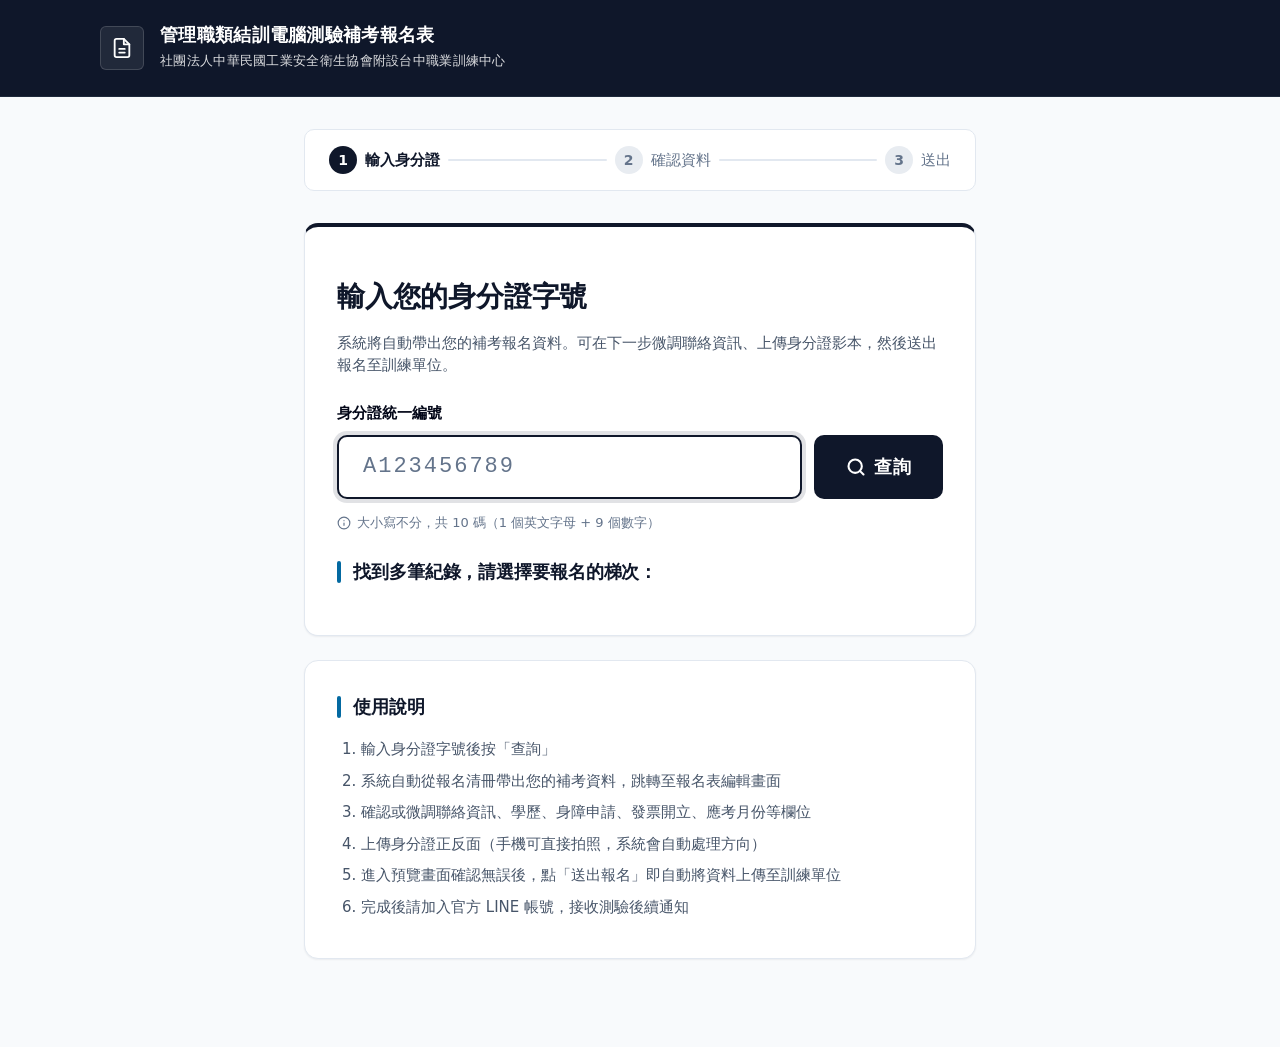
<file: index.html>
<!DOCTYPE html>
<html lang="zh-TW">
<head>
  <meta charset="UTF-8" />
  <meta name="viewport" content="width=device-width, initial-scale=1.0" />
  <title>管理職類測驗補考報名表 — 身分證查詢</title>
  <meta http-equiv="Content-Security-Policy" content="default-src 'self'; script-src 'self'; style-src 'self' 'unsafe-inline' https://fonts.googleapis.com; font-src 'self' https://fonts.gstatic.com; img-src 'self' data: blob:; connect-src 'self' https://script.google.com https://script.googleusercontent.com; object-src 'none'; base-uri 'self'; form-action 'self';" />
  <meta name="referrer" content="strict-origin-when-cross-origin" />
  <link rel="manifest" href="manifest.json" />
  <meta name="theme-color" content="#0F172A" />
  <link rel="preconnect" href="https://fonts.googleapis.com" />
  <link rel="preconnect" href="https://fonts.gstatic.com" crossorigin />
  <link rel="stylesheet" href="https://fonts.googleapis.com/css2?family=Noto+Sans+TC:wght@400;500;600;700&display=swap" />
  <link rel="stylesheet" href="css/main.css?v=20260525a" />
</head>
<body>
  <a href="#main" class="skip-link">跳到主要內容</a>

  <header class="app-header" role="banner">
    <div class="app-header-inner">
      <div class="app-header-badge" aria-hidden="true">
        <svg width="22" height="22" viewBox="0 0 24 24" fill="none" stroke="currentColor" stroke-width="2" stroke-linecap="round" stroke-linejoin="round"><path d="M14 2H6a2 2 0 0 0-2 2v16a2 2 0 0 0 2 2h12a2 2 0 0 0 2-2V8z"/><polyline points="14 2 14 8 20 8"/><line x1="9" y1="13" x2="15" y2="13"/><line x1="9" y1="17" x2="15" y2="17"/></svg>
      </div>
      <div>
        <h1>管理職類結訓電腦測驗補考報名表</h1>
        <div class="subtitle">社團法人中華民國工業安全衛生協會附設台中職業訓練中心</div>
      </div>
    </div>
  </header>

  <main id="main" class="container container-narrow" role="main">

    <!-- 步驟導引 -->
    <ol class="steps" aria-label="操作流程">
      <li class="step active"><span class="step-num">1</span>輸入身分證</li>
      <li class="step-divider" aria-hidden="true"></li>
      <li class="step"><span class="step-num">2</span>確認資料</li>
      <li class="step-divider" aria-hidden="true"></li>
      <li class="step"><span class="step-num">3</span>送出</li>
    </ol>

    <!-- 主查詢區 -->
    <section class="card card-hero" aria-labelledby="search-title">
      <h2 id="search-title" class="card-title">輸入您的身分證字號</h2>
      <p class="card-subtitle">系統將自動帶出您的補考報名資料。可在下一步微調聯絡資訊、上傳身分證影本，然後送出報名至訓練單位。</p>

      <form class="hero-search" id="searchForm">
        <label for="idInput" class="hero-search-label">身分證統一編號</label>
        <div class="hero-search-row">
          <input
            type="text"
            id="idInput"
            placeholder="A123456789"
            maxlength="10"
            autocomplete="off"
            autocapitalize="characters"
            spellcheck="false"
            inputmode="text"
            aria-describedby="idHelp"
            autofocus
          />
          <button class="btn btn-large" id="searchBtn" type="submit" aria-label="查詢報名資料">
            <svg width="20" height="20" viewBox="0 0 24 24" fill="none" stroke="currentColor" stroke-width="2.5" stroke-linecap="round" stroke-linejoin="round" aria-hidden="true"><circle cx="11" cy="11" r="8"/><line x1="21" y1="21" x2="16.65" y2="16.65"/></svg>
            查詢
          </button>
        </div>
        <p id="idHelp" class="hero-search-help">
          <svg width="14" height="14" viewBox="0 0 24 24" fill="none" stroke="currentColor" stroke-width="2" stroke-linecap="round" stroke-linejoin="round" aria-hidden="true"><circle cx="12" cy="12" r="10"/><path d="M12 16v-4M12 8h.01"/></svg>
          大小寫不分，共 10 碼（1 個英文字母 + 9 個數字）
        </p>
      </form>

      <div id="status" class="status hidden" role="status" aria-live="polite"></div>

      <div id="candidatesBlock" class="hidden" style="margin-top: var(--sp-5);">
        <h3 class="section-heading">找到多筆紀錄，請選擇要報名的梯次：</h3>
        <div class="candidate-list" id="candidateList"></div>
      </div>
    </section>

    <!-- 使用說明 -->
    <section class="card" aria-labelledby="howto-title">
      <h3 id="howto-title" class="section-heading">使用說明</h3>
      <ol class="help-list">
        <li>輸入身分證字號後按「查詢」</li>
        <li>系統自動從報名清冊帶出您的補考資料，跳轉至報名表編輯畫面</li>
        <li>確認或微調聯絡資訊、學歷、身障申請、發票開立、應考月份等欄位</li>
        <li>上傳身分證正反面（手機可直接拍照，系統會自動處理方向）</li>
        <li>進入預覽畫面確認無誤後，點「送出報名」即自動將資料上傳至訓練單位</li>
        <li>完成後請加入官方 LINE 帳號，接收測驗後續通知</li>
      </ol>
    </section>
  </main>

  <script src="js/config.js?v=20260525a"></script>
  <script src="js/utils.js?v=20260525a"></script>
  <script src="js/api.js?v=20260525a"></script>
  <script src="js/index.js?v=20260525a"></script>
</body>
</html>
</file>
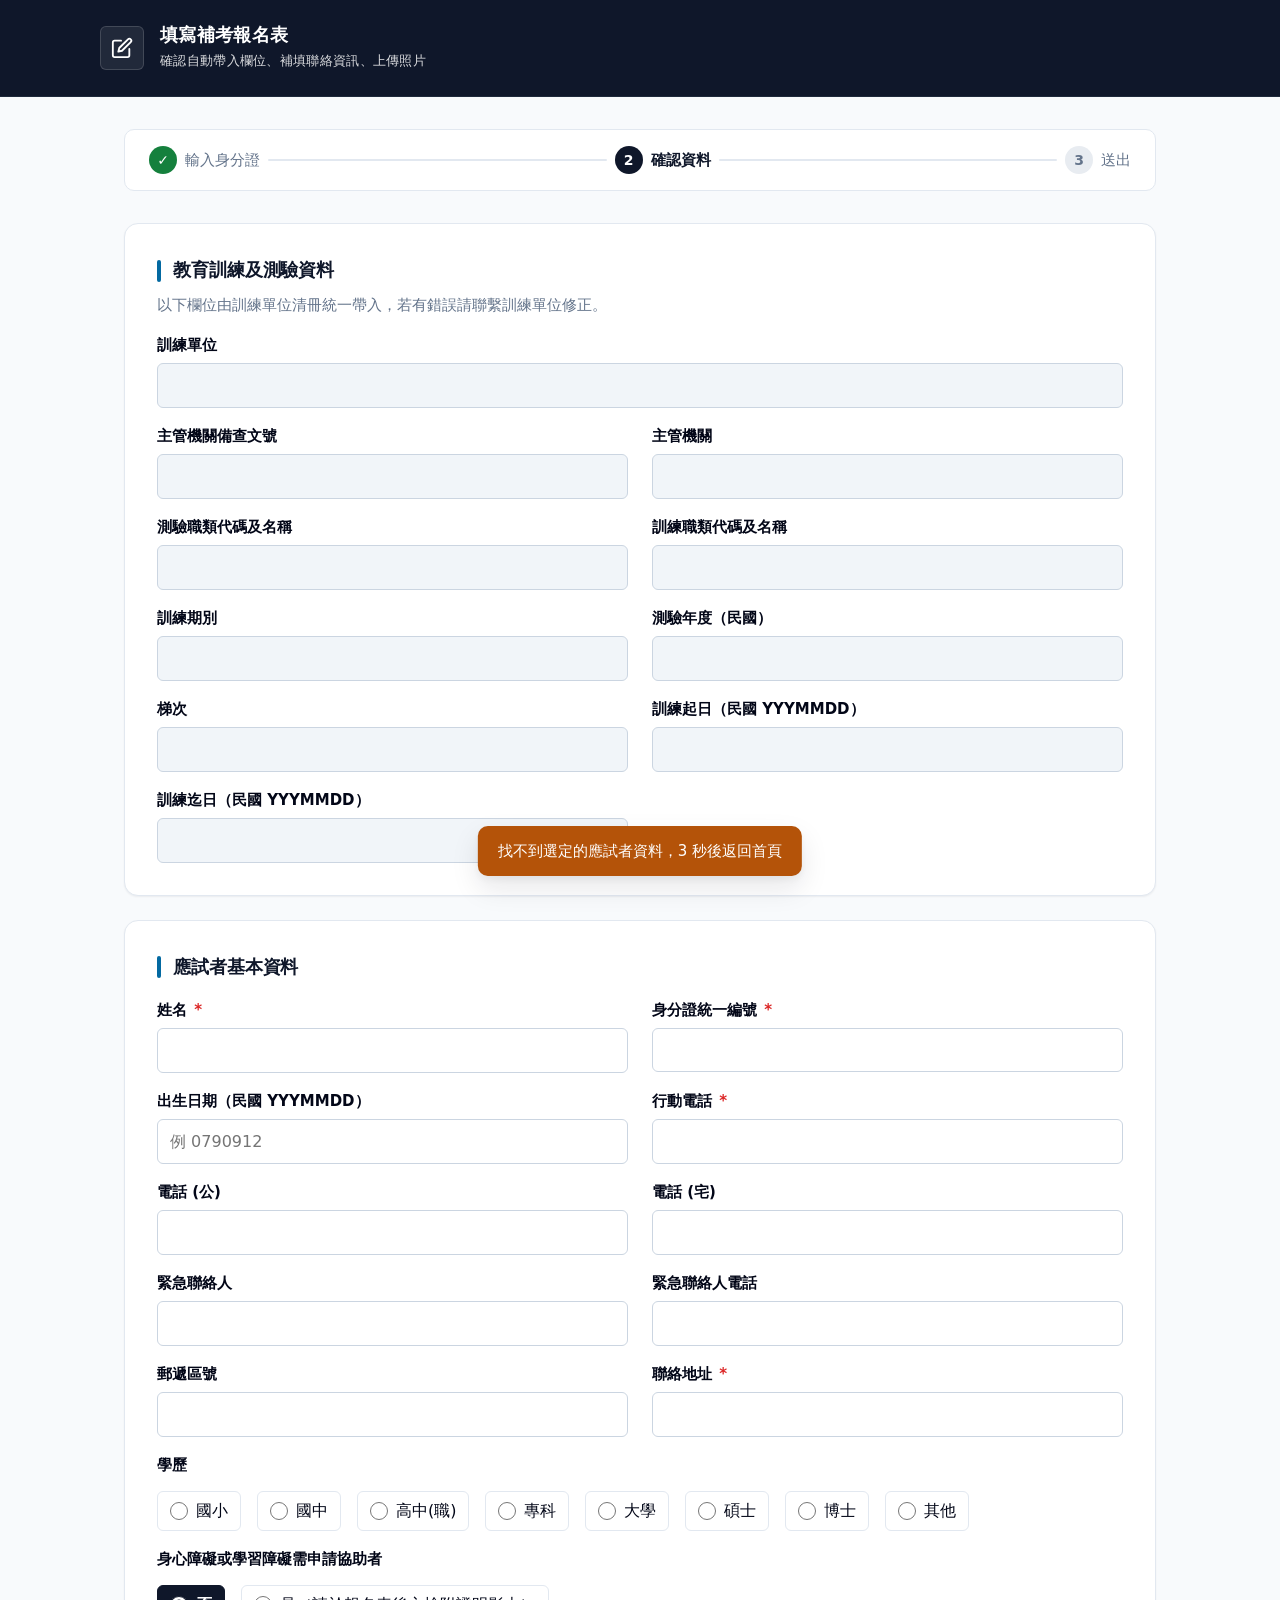
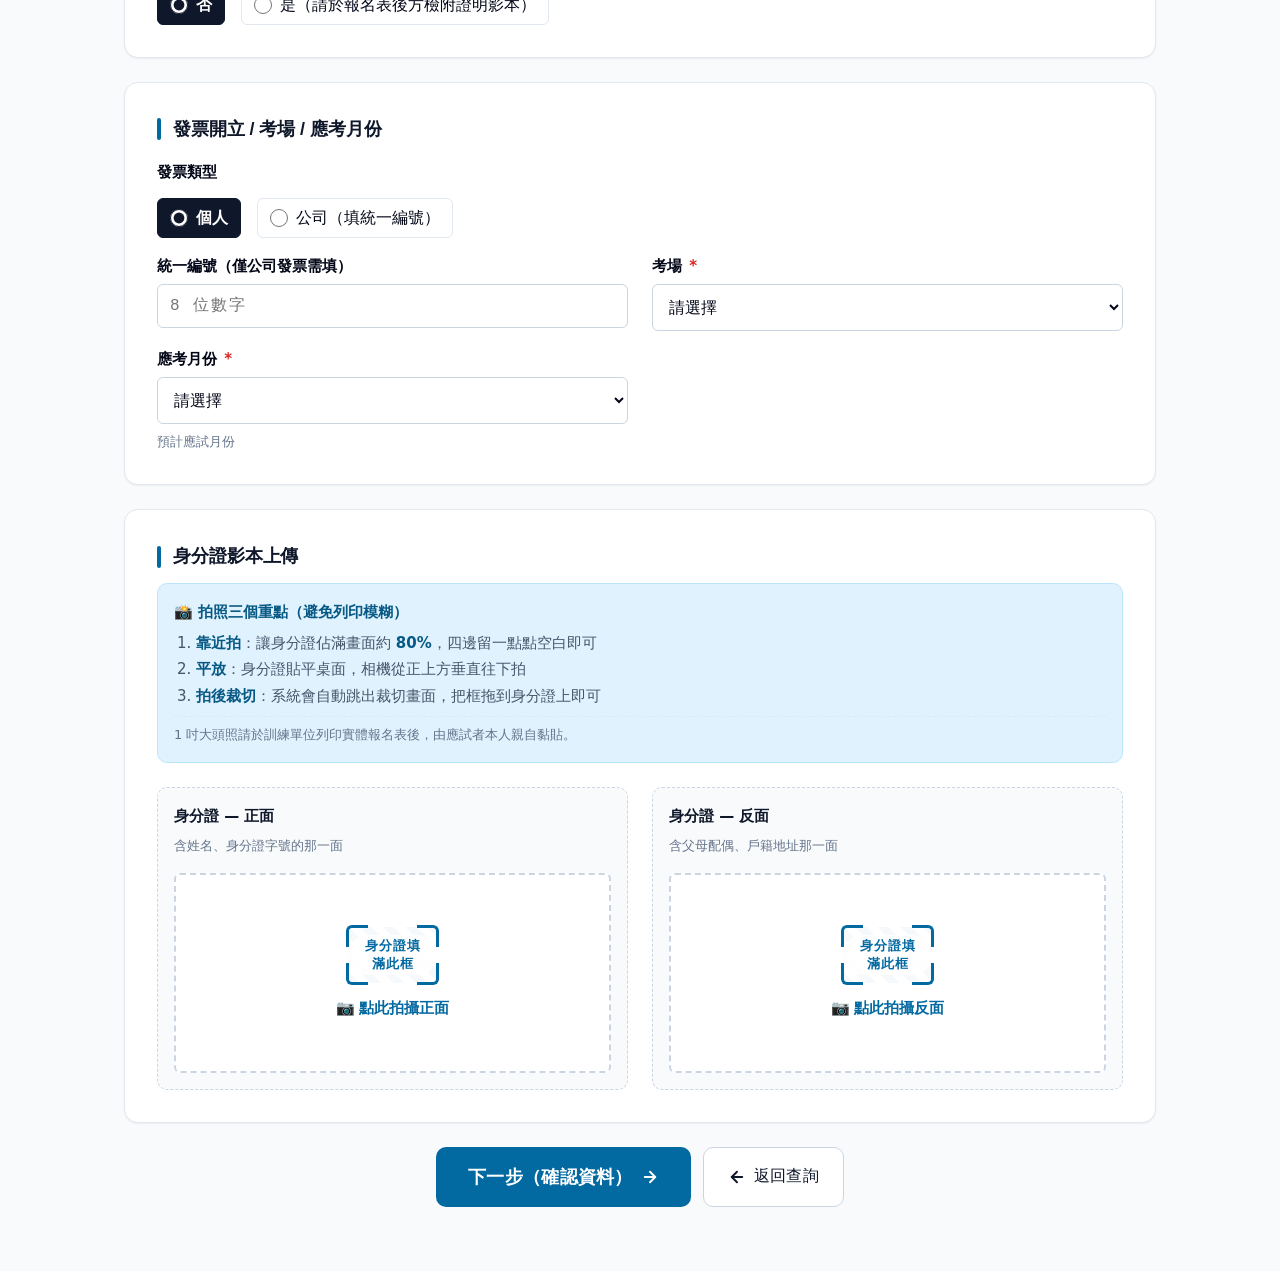
<file: form.html>
<!DOCTYPE html>
<html lang="zh-TW">
<head>
  <meta charset="UTF-8" />
  <meta name="viewport" content="width=device-width, initial-scale=1.0" />
  <title>填寫報名表 — 管理職類測驗補考</title>
  <meta http-equiv="Content-Security-Policy" content="default-src 'self'; script-src 'self'; style-src 'self' 'unsafe-inline' https://fonts.googleapis.com; font-src 'self' https://fonts.gstatic.com; img-src 'self' data: blob:; connect-src 'self' https://script.google.com https://script.googleusercontent.com; object-src 'none'; base-uri 'self'; form-action 'self';" />
  <meta name="referrer" content="strict-origin-when-cross-origin" />
  <link rel="manifest" href="manifest.json" />
  <meta name="theme-color" content="#0F172A" />
  <link rel="preconnect" href="https://fonts.googleapis.com" />
  <link rel="preconnect" href="https://fonts.gstatic.com" crossorigin />
  <link rel="stylesheet" href="https://fonts.googleapis.com/css2?family=Noto+Sans+TC:wght@400;500;600;700&display=swap" />
  <link rel="stylesheet" href="css/main.css?v=20260525a" />
</head>
<body>
  <a href="#main" class="skip-link">跳到主要內容</a>

  <header class="app-header" role="banner">
    <div class="app-header-inner">
      <div class="app-header-badge" aria-hidden="true">
        <svg width="22" height="22" viewBox="0 0 24 24" fill="none" stroke="currentColor" stroke-width="2" stroke-linecap="round" stroke-linejoin="round"><path d="M11 4H4a2 2 0 0 0-2 2v14a2 2 0 0 0 2 2h14a2 2 0 0 0 2-2v-7"/><path d="M18.5 2.5a2.121 2.121 0 0 1 3 3L12 15l-4 1 1-4 9.5-9.5z"/></svg>
      </div>
      <div>
        <h1>填寫補考報名表</h1>
        <div class="subtitle">確認自動帶入欄位、補填聯絡資訊、上傳照片</div>
      </div>
    </div>
  </header>

  <main id="main" class="container" role="main">

    <!-- 步驟導引 -->
    <ol class="steps" aria-label="操作流程">
      <li class="step done"><span class="step-num">✓</span>輸入身分證</li>
      <li class="step-divider" aria-hidden="true"></li>
      <li class="step active"><span class="step-num">2</span>確認資料</li>
      <li class="step-divider" aria-hidden="true"></li>
      <li class="step"><span class="step-num">3</span>送出</li>
    </ol>

    <!-- 教育訓練及測驗資料（全部來自清冊，鎖定不可修改） -->
    <section class="card" aria-labelledby="train-title">
      <h2 id="train-title" class="section-heading">教育訓練及測驗資料</h2>
      <p class="muted" style="margin: -8px 0 var(--sp-4);">以下欄位由訓練單位清冊統一帶入，若有錯誤請聯繫訓練單位修正。</p>

      <div class="form-grid">
        <div class="form-field full">
          <label for="trainingUnit">訓練單位</label>
          <input type="text" id="trainingUnit" readonly tabindex="-1" />
        </div>

        <div class="form-field">
          <label for="authorityDoc">主管機關備查文號</label>
          <input type="text" id="authorityDoc" readonly tabindex="-1" />
        </div>

        <div class="form-field">
          <label for="authority">主管機關</label>
          <input type="text" id="authority" readonly tabindex="-1" />
        </div>

        <div class="form-field">
          <label for="jobCategory">測驗職類代碼及名稱</label>
          <input type="text" id="jobCategory" readonly tabindex="-1" data-code="" />
        </div>

        <div class="form-field">
          <label for="trainCategory">訓練職類代碼及名稱</label>
          <input type="text" id="trainCategory" readonly tabindex="-1" />
        </div>

        <div class="form-field">
          <label for="classNo">訓練期別</label>
          <input type="text" id="classNo" readonly tabindex="-1" />
        </div>

        <div class="form-field">
          <label for="year">測驗年度（民國）</label>
          <input type="text" id="year" readonly tabindex="-1" />
        </div>

        <div class="form-field">
          <label for="batch">梯次</label>
          <input type="text" id="batch" readonly tabindex="-1" />
        </div>

        <div class="form-field">
          <label for="trainStart">訓練起日（民國 YYYMMDD）</label>
          <input type="text" id="trainStart" readonly tabindex="-1" />
        </div>

        <div class="form-field">
          <label for="trainEnd">訓練迄日（民國 YYYMMDD）</label>
          <input type="text" id="trainEnd" readonly tabindex="-1" />
        </div>
      </div>
    </section>

    <!-- 應試者基本資料 -->
    <section class="card" aria-labelledby="applicant-title">
      <h2 id="applicant-title" class="section-heading">應試者基本資料</h2>

      <div class="form-grid">
        <div class="form-field">
          <label for="name">姓名 <span class="required" aria-label="必填">*</span></label>
          <input type="text" id="name" required />
        </div>

        <div class="form-field">
          <label for="idNumber">身分證統一編號 <span class="required" aria-label="必填">*</span></label>
          <input type="text" id="idNumber" required style="text-transform:uppercase; letter-spacing:2px; font-family:var(--font-mono);" />
        </div>

        <div class="form-field">
          <label for="birthDate">出生日期（民國 YYYMMDD）</label>
          <input type="text" id="birthDate" placeholder="例 0790912" />
        </div>

        <div class="form-field">
          <label for="mobilePhone">行動電話 <span class="required" aria-label="必填">*</span></label>
          <input type="tel" id="mobilePhone" required inputmode="tel" />
        </div>

        <div class="form-field">
          <label for="phoneOffice">電話 (公)</label>
          <input type="tel" id="phoneOffice" inputmode="tel" />
        </div>

        <div class="form-field">
          <label for="phoneHome">電話 (宅)</label>
          <input type="tel" id="phoneHome" inputmode="tel" />
        </div>

        <div class="form-field">
          <label for="emergencyName">緊急聯絡人</label>
          <input type="text" id="emergencyName" />
        </div>

        <div class="form-field">
          <label for="emergencyPhone">緊急聯絡人電話</label>
          <input type="tel" id="emergencyPhone" inputmode="tel" />
        </div>

        <div class="form-field">
          <label for="zipCode">郵遞區號</label>
          <input type="text" id="zipCode" maxlength="6" inputmode="numeric" />
        </div>

        <div class="form-field" style="grid-column: 2 / 3;">
          <label for="address">聯絡地址 <span class="required" aria-label="必填">*</span></label>
          <input type="text" id="address" required autocomplete="street-address" />
        </div>

        <div class="form-field full">
          <label>學歷</label>
          <div class="radio-group" id="educationGroup" role="radiogroup" aria-label="學歷">
            <label><input type="radio" name="education" value="primary" />國小</label>
            <label><input type="radio" name="education" value="junior" />國中</label>
            <label><input type="radio" name="education" value="high" />高中(職)</label>
            <label><input type="radio" name="education" value="college" />專科</label>
            <label><input type="radio" name="education" value="bachelor" />大學</label>
            <label><input type="radio" name="education" value="master" />碩士</label>
            <label><input type="radio" name="education" value="phd" />博士</label>
            <label><input type="radio" name="education" value="other" />其他</label>
          </div>
        </div>

        <div class="form-field full">
          <label>身心障礙或學習障礙需申請協助者</label>
          <div class="radio-group" id="disabilityGroup" role="radiogroup" aria-label="身心障礙申請">
            <label><input type="radio" name="disability" value="no" checked />否</label>
            <label><input type="radio" name="disability" value="yes" />是（請於報名表後方檢附證明影本）</label>
          </div>
        </div>
      </div>
    </section>

    <!-- 發票開立 + 考場 + 應考月份 -->
    <section class="card" aria-labelledby="invoice-title">
      <h2 id="invoice-title" class="section-heading">發票開立 / 考場 / 應考月份</h2>
      <div class="form-grid">
        <div class="form-field full">
          <label>發票類型</label>
          <div class="radio-group" id="invoiceTypeGroup" role="radiogroup" aria-label="發票類型">
            <label><input type="radio" name="invoiceType" value="personal" checked />個人</label>
            <label><input type="radio" name="invoiceType" value="company" />公司（填統一編號）</label>
          </div>
        </div>
        <div class="form-field">
          <label for="invoiceTaxId">統一編號（僅公司發票需填）</label>
          <input type="text" id="invoiceTaxId" maxlength="8" inputmode="numeric" placeholder="8 位數字" style="font-family:var(--font-mono); letter-spacing:2px;" />
        </div>
        <div class="form-field">
          <label for="examVenue">考場 <span class="required" aria-hidden="true">*</span></label>
          <select id="examVenue" required aria-required="true">
            <option value="">請選擇</option>
            <option value="忠明">忠明</option>
            <option value="龍井">龍井</option>
          </select>
        </div>
        <div class="form-field">
          <label for="examMonth">應考月份 <span class="required" aria-hidden="true">*</span></label>
          <select id="examMonth" required aria-required="true">
            <option value="">請選擇</option>
            <option value="1">1 月</option>
            <option value="2">2 月</option>
            <option value="3">3 月</option>
            <option value="4">4 月</option>
            <option value="5">5 月</option>
            <option value="6">6 月</option>
            <option value="7">7 月</option>
            <option value="8">8 月</option>
            <option value="9">9 月</option>
            <option value="10">10 月</option>
            <option value="11">11 月</option>
            <option value="12">12 月</option>
          </select>
          <span class="hint">預計應試月份</span>
        </div>
      </div>

      <!-- 考試排程提示卡（依考場 + 應考月份自動帶入） -->
      <div class="exam-date-card hidden" id="examDateCard" role="status" aria-live="polite">
        <div class="exam-date-card-icon">📅</div>
        <div class="exam-date-card-body">
          <div class="exam-date-card-title">
            <span class="exam-date-card-label">測驗排程從</span>
            <strong id="examDateValue">—</strong>
            <span class="exam-date-card-label">起，</span>
            <strong>1～3 個禮拜內</strong>
          </div>
          <div class="exam-date-card-note"><strong>⚠ 不一定是當天考試</strong>。考試會排在這段期間的<strong>平日白天</strong>進行，<strong>實際日期依訓練單位 LINE@ 通知為主</strong>。</div>
        </div>
      </div>
    </section>

    <!-- 照片上傳 -->
    <section class="card" aria-labelledby="photo-title">
      <h2 id="photo-title" class="section-heading">身分證影本上傳</h2>
      <div class="photo-tips" role="note">
        <div class="photo-tips-title">📸 拍照三個重點（避免列印模糊）</div>
        <ol class="photo-tips-list">
          <li><strong>靠近拍</strong>：讓身分證佔滿畫面約 <strong>80%</strong>，四邊留一點點空白即可</li>
          <li><strong>平放</strong>：身分證貼平桌面，相機從正上方垂直往下拍</li>
          <li><strong>拍後裁切</strong>：系統會自動跳出裁切畫面，把框拖到身分證上即可</li>
        </ol>
        <div class="photo-tips-foot">1 吋大頭照請於訓練單位列印實體報名表後，由應試者本人親自黏貼。</div>
      </div>

      <div class="form-grid">
        <div class="upload-slot" data-key="idFront">
          <div class="upload-label">身分證 — 正面</div>
          <div class="upload-hint">含姓名、身分證字號的那一面</div>
          <button type="button" class="upload-drop upload-drop-id" data-capture="idFront">
            <div class="upload-preview">
              <span class="upload-placeholder">
                <div class="id-frame-hint" aria-hidden="true">
                  <div class="id-frame-hint-corners"></div>
                  <div class="id-frame-hint-text">身分證填滿此框</div>
                </div>
                <span class="upload-cta">📷 點此拍攝正面</span>
              </span>
            </div>
          </button>
          <!-- 相簿 fallback 的隱藏 file input（僅在相機失敗時由 JS 程式觸發） -->
          <input type="file" accept="image/*" data-fallback="idFront" hidden />
          <div class="upload-actions">
            <button type="button" class="upload-action-btn" data-recrop="idFront" aria-label="重新裁切正面影本">✂ 重新裁切</button>
            <button type="button" class="btn btn-clear" data-clear="idFront">清除重拍</button>
          </div>
        </div>

        <div class="upload-slot" data-key="idBack">
          <div class="upload-label">身分證 — 反面</div>
          <div class="upload-hint">含父母配偶、戶籍地址那一面</div>
          <button type="button" class="upload-drop upload-drop-id" data-capture="idBack">
            <div class="upload-preview">
              <span class="upload-placeholder">
                <div class="id-frame-hint" aria-hidden="true">
                  <div class="id-frame-hint-corners"></div>
                  <div class="id-frame-hint-text">身分證填滿此框</div>
                </div>
                <span class="upload-cta">📷 點此拍攝反面</span>
              </span>
            </div>
          </button>
          <input type="file" accept="image/*" data-fallback="idBack" hidden />
          <div class="upload-actions">
            <button type="button" class="upload-action-btn" data-recrop="idBack" aria-label="重新裁切反面影本">✂ 重新裁切</button>
            <button type="button" class="btn btn-clear" data-clear="idBack">清除重拍</button>
          </div>
        </div>
      </div>
    </section>

    <!-- 客製全螢幕相機 Modal（主要拍照入口，避開 Android 相簿誤觸） -->
    <div id="cameraModal" class="camera-modal hidden" role="dialog" aria-modal="true" aria-labelledby="cameraModalTitle">
      <header class="camera-header">
        <button type="button" class="camera-header-btn" id="cameraCloseBtn" aria-label="關閉相機">
          <svg width="24" height="24" viewBox="0 0 24 24" fill="none" stroke="currentColor" stroke-width="2.5" stroke-linecap="round" stroke-linejoin="round"><line x1="18" y1="6" x2="6" y2="18"/><line x1="6" y1="6" x2="18" y2="18"/></svg>
        </button>
        <h3 id="cameraModalTitle">拍攝身分證</h3>
        <div class="camera-header-spacer" aria-hidden="true"></div>
      </header>

      <div class="camera-stage" id="cameraStage">
        <video id="cameraVideo" autoplay playsinline muted></video>

        <!-- 狀態遮罩：載入中、錯誤提示 -->
        <div class="camera-overlay" id="cameraOverlay">
          <div class="camera-hint-title" id="cameraHintTitle">身分證正面</div>
          <div class="camera-hint-sub" id="cameraHintSub">請對齊邊框，並按下拍照</div>
          <div class="camera-frame" id="cameraFrame" aria-hidden="true">
            <div class="camera-frame-inner"></div>
            <div class="camera-frame-face" data-face="front" aria-hidden="true">
              <svg viewBox="0 0 60 72" fill="none" stroke="currentColor" stroke-width="2.5" stroke-linecap="round" stroke-linejoin="round">
                <path d="M30 8 C18 8, 12 18, 12 28 C12 38, 18 48, 30 48 C42 48, 48 38, 48 28 C48 18, 42 8, 30 8 Z"/>
                <path d="M14 68 C18 58, 24 54, 30 54 C36 54, 42 58, 46 68"/>
              </svg>
            </div>
          </div>
        </div>

        <!-- 錯誤狀態（權限被拒 / 不支援） -->
        <div class="camera-error hidden" id="cameraError" role="alert">
          <div class="camera-error-icon">📷</div>
          <div class="camera-error-title" id="cameraErrorTitle">無法開啟相機</div>
          <div class="camera-error-msg" id="cameraErrorMsg">請確認已允許相機權限，或從相簿選擇已拍好的身分證照片。</div>
          <div class="camera-error-actions">
            <button type="button" class="btn btn-secondary" id="cameraRetryBtn">再試一次</button>
            <button type="button" class="btn btn-accent js-camera-gallery">🖼️ 從相簿選擇</button>
          </div>
        </div>
      </div>

      <footer class="camera-footer">
        <button type="button" class="camera-footer-btn camera-gallery-btn js-camera-gallery">
          <svg width="22" height="22" viewBox="0 0 24 24" fill="none" stroke="currentColor" stroke-width="2" stroke-linecap="round" stroke-linejoin="round"><rect x="3" y="3" width="18" height="18" rx="2"/><circle cx="8.5" cy="8.5" r="1.5"/><polyline points="21 15 16 10 5 21"/></svg>
          <span>相簿</span>
        </button>
        <button type="button" class="camera-shutter" id="cameraShutterBtn" aria-label="按下拍照">
          <span class="camera-shutter-ring"></span>
          <span class="camera-shutter-dot"></span>
        </button>
        <div class="camera-footer-spacer" aria-hidden="true"></div>
      </footer>
    </div>

    <!-- 裁切 Modal（拍照後自動彈出，身分證比例 1.58:1 可拖拉調整） -->
    <div id="cropModal" class="crop-modal hidden" role="dialog" aria-modal="true" aria-labelledby="cropModalTitle">
      <div class="crop-modal-dialog">
        <header class="crop-modal-header">
          <h3 id="cropModalTitle">裁切身分證</h3>
          <p class="crop-modal-subtitle">拖拉框線對準身分證邊緣，完成後點「確認裁切」</p>
        </header>

        <div class="crop-stage" id="cropStage">
          <canvas id="cropCanvas" aria-label="裁切預覽畫布"></canvas>
          <div class="crop-box" id="cropBox" tabindex="0" aria-label="裁切框，可拖拉移動或調整邊角大小">
            <div class="crop-box-grid" aria-hidden="true"></div>
            <div class="crop-handle crop-handle-nw" data-handle="nw"></div>
            <div class="crop-handle crop-handle-ne" data-handle="ne"></div>
            <div class="crop-handle crop-handle-sw" data-handle="sw"></div>
            <div class="crop-handle crop-handle-se" data-handle="se"></div>
          </div>
        </div>

        <div class="crop-modal-footer">
          <button type="button" class="btn btn-secondary" id="cropCancelBtn">取消</button>
          <button type="button" class="upload-action-btn" id="cropRotateBtn" title="若身分證方向不對，按一下旋轉 90°">↻ 旋轉 90°</button>
          <button type="button" class="upload-action-btn" id="cropSkipBtn" title="拍得很好、整張已填滿畫面時可跳過">跳過裁切</button>
          <button type="button" class="btn btn-accent" id="cropConfirmBtn">✓ 確認裁切</button>
        </div>
      </div>
    </div>

    <!-- 動作按鈕 — 主要操作（下一步）置上，避免使用者誤觸返回 -->
    <div class="btn-row center">
      <button class="btn btn-accent btn-large" id="previewBtn" type="button">
        下一步（確認資料）
        <svg width="18" height="18" viewBox="0 0 24 24" fill="none" stroke="currentColor" stroke-width="2.5" stroke-linecap="round" stroke-linejoin="round" aria-hidden="true"><line x1="5" y1="12" x2="19" y2="12"/><polyline points="12 5 19 12 12 19"/></svg>
      </button>
      <button class="btn btn-secondary" id="backBtn" type="button">
        <svg width="18" height="18" viewBox="0 0 24 24" fill="none" stroke="currentColor" stroke-width="2.5" stroke-linecap="round" stroke-linejoin="round" aria-hidden="true"><line x1="19" y1="12" x2="5" y2="12"/><polyline points="12 19 5 12 12 5"/></svg>
        返回查詢
      </button>
    </div>
  </main>

  <script src="js/config.js?v=20260525a"></script>
  <script src="js/utils.js?v=20260525a"></script>
  <script src="js/api.js?v=20260525a"></script>
  <script src="js/job-categories.js?v=20260525a"></script>
  <script src="js/form.js?v=20260525a"></script>
</body>
</html>
</file>
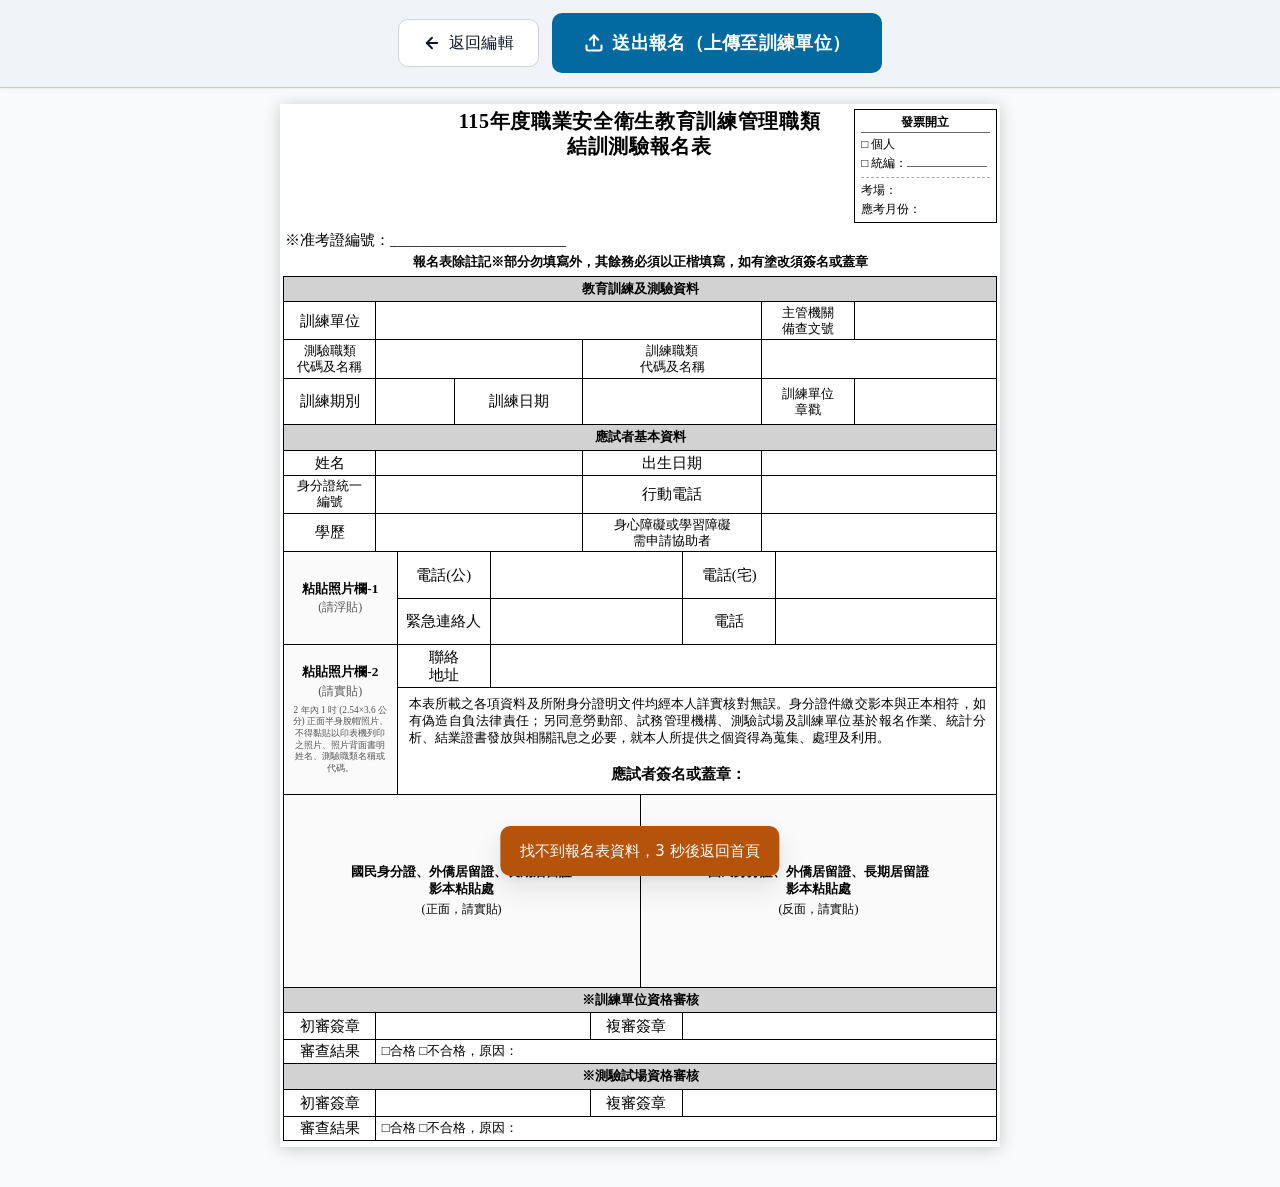
<file: print.html>
<!DOCTYPE html>
<html lang="zh-TW">
<head>
  <meta charset="UTF-8" />
  <!-- 強制 viewport 為 A4 寬度（720px）讓行動裝置也用桌面版排版，
       避免 Android Chrome 用窄 viewport reflow 後表格中文擠成直書 -->
  <meta name="viewport" content="width=720, initial-scale=0.5, maximum-scale=3.0, user-scalable=yes" />
  <title>確認送出 — 管理職類測驗補考報名表</title>
  <meta http-equiv="Content-Security-Policy" content="default-src 'self'; script-src 'self' https://cdn.jsdelivr.net; style-src 'self' 'unsafe-inline' https://fonts.googleapis.com; font-src 'self' https://fonts.gstatic.com; img-src 'self' data: blob:; connect-src 'self' https://script.google.com https://script.googleusercontent.com; object-src 'none'; base-uri 'self'; form-action 'self';" />
  <meta name="referrer" content="strict-origin-when-cross-origin" />
  <link rel="manifest" href="manifest.json" />
  <meta name="theme-color" content="#0F172A" />
  <link rel="preconnect" href="https://fonts.googleapis.com" />
  <link rel="preconnect" href="https://fonts.gstatic.com" crossorigin />
  <link rel="stylesheet" href="https://fonts.googleapis.com/css2?family=Noto+Sans+TC:wght@400;500;600;700&display=swap" />
  <link rel="stylesheet" href="css/main.css?v=20260525a" />
  <link rel="stylesheet" href="css/print.css?v=20260525a" />
</head>
<body>
  <div class="print-toolbar no-print">
    <button class="btn btn-secondary" id="backBtn" type="button">
      <svg width="18" height="18" viewBox="0 0 24 24" fill="none" stroke="currentColor" stroke-width="2.5" stroke-linecap="round" stroke-linejoin="round" aria-hidden="true"><line x1="19" y1="12" x2="5" y2="12"/><polyline points="12 19 5 12 12 5"/></svg>
      返回編輯
    </button>
    <button class="btn btn-accent btn-large" id="submitBtn" type="button">
      <svg width="20" height="20" viewBox="0 0 24 24" fill="none" stroke="currentColor" stroke-width="2.5" stroke-linecap="round" stroke-linejoin="round" aria-hidden="true"><path d="M21 15v4a2 2 0 0 1-2 2H5a2 2 0 0 1-2-2v-4"/><polyline points="17 8 12 3 7 8"/><line x1="12" y1="3" x2="12" y2="15"/></svg>
      送出報名（上傳至訓練單位）
    </button>
  </div>

  <div id="submitStatus" class="submit-status hidden no-print" role="status" aria-live="polite"></div>

  <!-- A4 列印區 — 對齊 TP610 套印檔 -->
  <div class="print-page" id="printPage">
    <!-- 標題列（用 table 確保列印對齊） -->
    <table class="print-header-table">
      <colgroup>
        <col style="width:20%;" />
        <col style="width:60%;" />
        <col style="width:20%;" />
      </colgroup>
      <tr>
        <td></td>
        <td class="print-header-title">
          <h1 class="print-title"><span id="printYear">115</span>年度職業安全衛生教育訓練管理職類</h1>
          <h2 class="print-subtitle">結訓測驗報名表</h2>
        </td>
        <td class="print-header-invoice">
          <div class="invoice-title">發票開立</div>
          <div class="invoice-row">
            <span id="invoicePersonal">□</span> 個人
          </div>
          <div class="invoice-row">
            <span id="invoiceCompany">□</span> 統編：<span id="invoiceTaxId" class="invoice-taxid"></span>
          </div>
          <div class="invoice-row" style="border-top:1pt dashed #aaa; margin-top:3pt; padding-top:3pt;">
            考場：<span id="invoiceExamVenue" style="font-weight:bold;"></span>
          </div>
          <div class="invoice-row">
            應考月份：<span id="invoiceExamMonth" style="font-weight:bold;"></span>
          </div>
        </td>
      </tr>
    </table>

    <div class="print-admit-no">※准考證編號：________________________</div>
    <div class="print-instruction">報名表除註記※部分勿填寫外，其餘務必須以正楷填寫，如有塗改須簽名或蓋章</div>

    <table class="print-table">
      <colgroup>
        <col style="width:13%;" />
        <col style="width:11%;" />
        <col style="width:18%;" />
        <col style="width:25%;" />
        <col style="width:13%;" />
        <col style="width:20%;" />
      </colgroup>

      <!-- 教育訓練及測驗資料 -->
      <tr><td colspan="6" class="print-section">教育訓練及測驗資料</td></tr>
      <tr>
        <td class="label">訓練單位</td>
        <td class="value" colspan="3" id="cell-trainingUnit"></td>
        <td class="label-sm">主管機關<br/>備查文號</td>
        <td class="value" id="cell-authorityDoc"></td>
      </tr>
      <tr>
        <td class="label-sm">測驗職類<br/>代碼及名稱</td>
        <td class="value" colspan="2" id="cell-testCategory"></td>
        <td class="label-sm">訓練職類<br/>代碼及名稱</td>
        <td class="value" colspan="2" id="cell-trainCategory"></td>
      </tr>
      <tr>
        <td class="label">訓練期別</td>
        <td class="value" id="cell-classNo"></td>
        <td class="label">訓練日期</td>
        <td class="value" id="cell-trainPeriod"></td>
        <td class="label-sm">訓練單位<br/>章戳</td>
        <td style="height:35pt;"></td>
      </tr>

      <!-- 應試者基本資料 -->
      <tr><td colspan="6" class="print-section">應試者基本資料</td></tr>
      <tr>
        <td class="label">姓名</td>
        <td class="value value-em" colspan="2" id="cell-name"></td>
        <td class="label">出生日期</td>
        <td class="value" colspan="2" id="cell-birthDate"></td>
      </tr>
      <tr>
        <td class="label-sm">身分證統一<br/>編號</td>
        <td colspan="2" style="padding:3pt 4pt !important;">
          <div class="id-grid" id="cell-idGrid"></div>
        </td>
        <td class="label">行動電話</td>
        <td class="value" colspan="2" id="cell-mobilePhone"></td>
      </tr>
      <tr>
        <td class="label">學歷</td>
        <td colspan="2" style="padding:3pt 4pt !important;">
          <div class="print-radios" id="cell-education"></div>
        </td>
        <td class="label-sm">身心障礙或學習障礙<br/>需申請協助者</td>
        <td colspan="2" style="font-size:8.5pt; line-height:1.3;">
          <div class="print-radios" id="cell-disability"></div>
        </td>
      </tr>
    </table>

    <!-- 對齊 TP610 標準版：左側「粘貼照片欄-1」在上、「粘貼照片欄-2」在下；右側電話/地址/同意書 -->
    <table class="print-table" style="margin-top:-1pt;">
      <colgroup>
        <col style="width:16%;" />
        <col style="width:13%;" />
        <col style="width:27%;" />
        <col style="width:13%;" />
        <col style="width:31%;" />
      </colgroup>
      <!-- row 1：粘貼照片欄-1 rowspan=2（較小）+ 電話公/宅 -->
      <tr>
        <td class="photo-cell" rowspan="2" style="height:70pt;">
          <div class="photo-label">粘貼照片欄-1</div>
          <div class="photo-hint">(請浮貼)</div>
        </td>
        <td class="label">電話(公)</td>
        <td class="value" id="cell-phoneOffice"></td>
        <td class="label">電話(宅)</td>
        <td class="value" id="cell-phoneHome"></td>
      </tr>
      <tr>
        <td class="label">緊急連絡人</td>
        <td class="value" id="cell-emergencyName"></td>
        <td class="label">電話</td>
        <td class="value" id="cell-emergencyPhone"></td>
      </tr>
      <!-- row 3：粘貼照片欄-2 rowspan=3（較大，含說明）+ 聯絡地址 -->
      <tr>
        <td class="photo-cell" rowspan="3" style="height:110pt;">
          <div class="photo-label">粘貼照片欄-2</div>
          <div class="photo-hint">(請實貼)</div>
          <div class="photo-hint" style="margin-top:4pt; font-size:7pt; line-height:1.25; padding:0 3pt;">2 年內 1 吋 (2.54×3.6 公分) 正面半身脫帽照片、不得黏貼以印表機列印之照片、照片背面書明姓名、測驗職類名稱或代碼。</div>
        </td>
        <td class="label">聯絡<br/>地址</td>
        <td colspan="3" class="value">
          <span class="address-zip" id="cell-zip"></span>
          <span id="cell-address"></span>
        </td>
      </tr>
      <tr>
        <td colspan="4" class="consent-text">
          本表所載之各項資料及所附身分證明文件均經本人詳實核對無誤。身分證件繳交影本與正本相符，如有偽造自負法律責任；另同意勞動部、試務管理機構、測驗試場及訓練單位基於報名作業、統計分析、結業證書發放與相關訊息之必要，就本人所提供之個資得為蒐集、處理及利用。
          <div class="signature-cell">應試者簽名或蓋章：</div>
        </td>
      </tr>
    </table>

    <!-- 身分證正反面影本（獨立 table，避免巢狀被列印截斷） -->
    <table class="print-table" style="margin-top:-1pt;">
      <colgroup>
        <col style="width:50%;" />
        <col style="width:50%;" />
      </colgroup>
      <tr>
        <td class="id-cell" id="idFrontCell" style="height:145pt;">
          <div class="id-cell-text">
            <div style="font-weight:bold; font-size:10pt;">國民身分證、外僑居留證、長期居留證</div>
            <div style="font-weight:bold; font-size:10pt;">影本粘貼處</div>
            <div style="font-size:9pt; margin-top:4pt;">(正面，請實貼)</div>
          </div>
          <div class="id-cell-image" id="idFrontSlot"></div>
        </td>
        <td class="id-cell" id="idBackCell" style="height:145pt;">
          <div class="id-cell-text">
            <div style="font-weight:bold; font-size:10pt;">國民身分證、外僑居留證、長期居留證</div>
            <div style="font-weight:bold; font-size:10pt;">影本粘貼處</div>
            <div style="font-size:9pt; margin-top:4pt;">(反面，請實貼)</div>
          </div>
          <div class="id-cell-image" id="idBackSlot"></div>
        </td>
      </tr>
    </table>

    <!-- 兩層資格審核 -->
    <table class="print-table" style="margin-top:-1pt;">
      <colgroup>
        <col style="width:13%;" />
        <col style="width:30%;" />
        <col style="width:13%;" />
        <col style="width:44%;" />
      </colgroup>
      <tr><td colspan="4" class="print-section">※訓練單位資格審核</td></tr>
      <tr>
        <td class="label">初審簽章</td>
        <td style="height:20pt;"></td>
        <td class="label">複審簽章</td>
        <td style="height:20pt;"></td>
      </tr>
      <tr>
        <td class="label">審查結果</td>
        <td colspan="3">□合格 □不合格，原因：</td>
      </tr>

      <tr><td colspan="4" class="print-section">※測驗試場資格審核</td></tr>
      <tr>
        <td class="label">初審簽章</td>
        <td style="height:20pt;"></td>
        <td class="label">複審簽章</td>
        <td style="height:20pt;"></td>
      </tr>
      <tr>
        <td class="label">審查結果</td>
        <td colspan="3">□合格 □不合格，原因：</td>
      </tr>
    </table>

  </div>

  <!--
    PDF 函式庫（html2canvas + jsPDF）改為 lazy load：
    首屏不載入（省 ~220KB），使用者按下「送出報名」時由 print.js 動態插入 script。
    SRI integrity 也在 print.js 內檢核。
  -->
  <script src="js/config.js?v=20260525a"></script>
  <script src="js/utils.js?v=20260525a"></script>
  <script src="js/print.js?v=20260525a"></script>
</body>
</html>
</file>
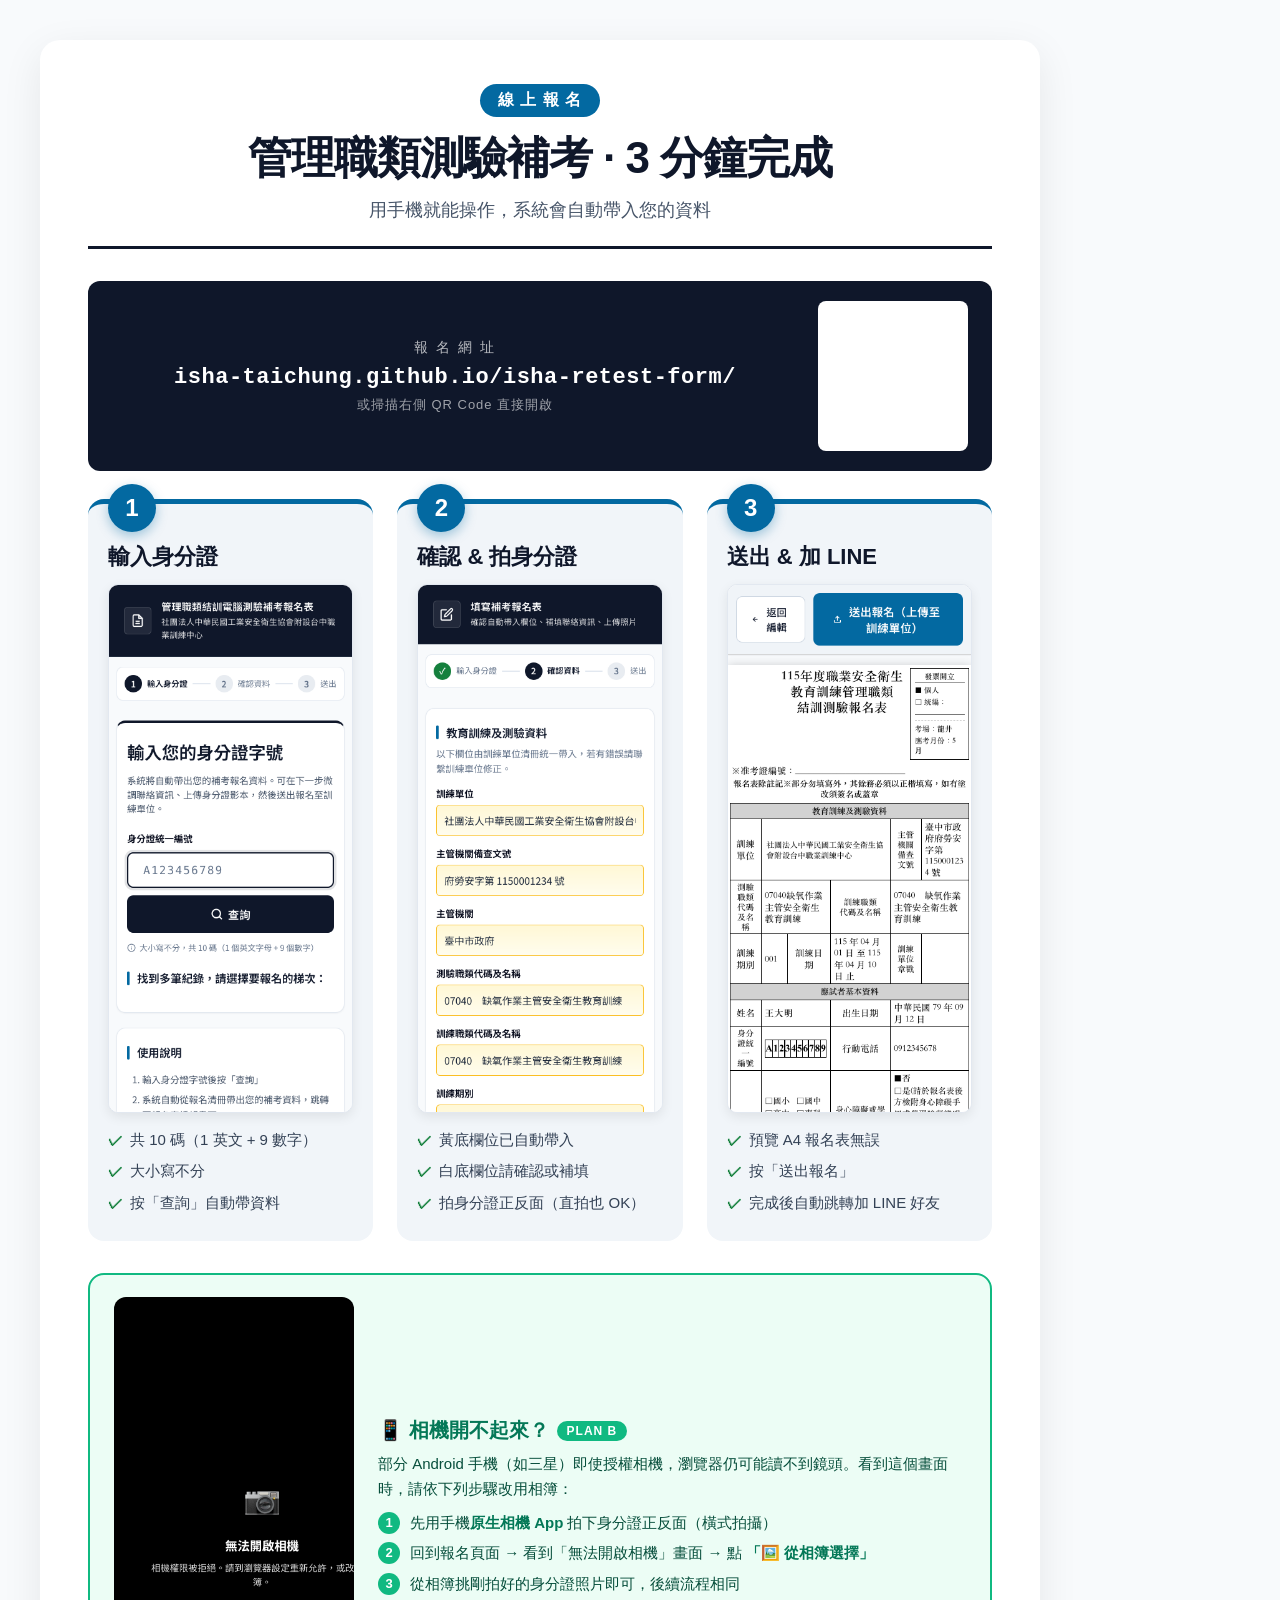
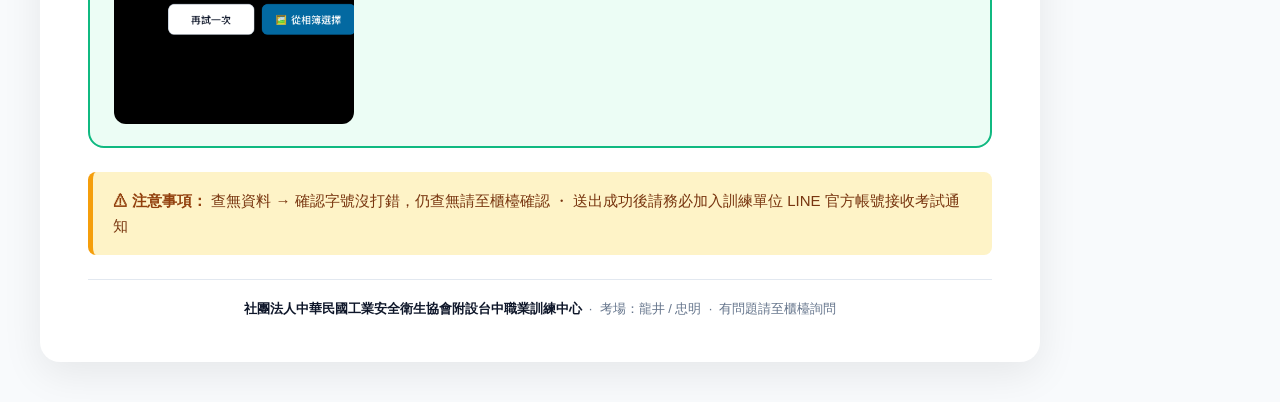
<file: docs/poster-template/poster.html>
<!DOCTYPE html>
<html lang="zh-TW">
<head>
<meta charset="UTF-8">
<title>補考報名 3 步驟</title>
<style>
  * { box-sizing: border-box; margin: 0; padding: 0; }
  body {
    font-family: 'PingFang TC', 'Noto Sans TC', 'Microsoft JhengHei', sans-serif;
    background: #F8FAFC;
    color: #0F172A;
    padding: 40px;
    width: 1080px;
  }
  .poster {
    background: white;
    border-radius: 20px;
    padding: 44px 48px;
    box-shadow: 0 12px 40px rgba(0,0,0,0.08);
  }
  .header {
    text-align: center;
    border-bottom: 3px solid #0F172A;
    padding-bottom: 24px;
    margin-bottom: 32px;
  }
  .header .badge {
    display: inline-block;
    background: #0369A1;
    color: white;
    padding: 6px 18px;
    border-radius: 999px;
    font-size: 16px;
    font-weight: 600;
    letter-spacing: 1px;
    margin-bottom: 12px;
  }
  .header h1 {
    font-size: 44px;
    font-weight: 800;
    letter-spacing: -1px;
    margin-bottom: 10px;
  }
  .header .sub {
    font-size: 18px;
    color: #475569;
  }
  .url-box {
    background: #0F172A;
    color: white;
    padding: 20px 24px;
    border-radius: 12px;
    margin: 28px 0;
    display: grid;
    grid-template-columns: 1fr auto;
    gap: 20px;
    align-items: center;
  }
  .url-box .url-info {
    text-align: center;
  }
  .url-box .label {
    font-size: 14px;
    letter-spacing: 2px;
    opacity: 0.7;
    margin-bottom: 8px;
  }
  .url-box .url {
    font-family: 'SF Mono', Menlo, monospace;
    font-size: 22px;
    font-weight: 600;
    letter-spacing: 0.5px;
    word-break: break-all;
    margin-bottom: 6px;
  }
  .url-box .hint {
    font-size: 13px;
    opacity: 0.6;
    letter-spacing: 1px;
  }
  .url-box .qr {
    background: #fff;
    padding: 10px;
    border-radius: 8px;
    width: 150px;
    height: 150px;
    display: flex;
    align-items: center;
    justify-content: center;
  }
  .url-box .qr svg,
  .url-box .qr img {
    width: 100%;
    height: 100%;
    display: block;
  }
  .steps {
    display: grid;
    grid-template-columns: repeat(3, 1fr);
    gap: 24px;
    margin-bottom: 32px;
  }
  .step {
    background: #F1F5F9;
    border-radius: 16px;
    padding: 22px 20px 20px;
    position: relative;
    border-top: 5px solid #0369A1;
  }
  .step-num {
    position: absolute;
    top: -20px;
    left: 20px;
    width: 48px;
    height: 48px;
    background: #0369A1;
    color: white;
    border-radius: 50%;
    display: flex;
    align-items: center;
    justify-content: center;
    font-size: 24px;
    font-weight: 800;
    box-shadow: 0 4px 12px rgba(3,105,161,0.35);
  }
  .step h2 {
    font-size: 22px;
    font-weight: 700;
    margin: 16px 0 10px;
    color: #0F172A;
  }
  .step .screenshot {
    width: 100%;
    border-radius: 10px;
    margin: 12px 0 14px;
    background: white;
    box-shadow: 0 4px 12px rgba(0,0,0,0.08);
    border: 1px solid #E2E8F0;
    overflow: hidden;
  }
  .step .screenshot img {
    width: 100%;
    display: block;
  }
  .step .points {
    font-size: 15px;
    line-height: 1.7;
    color: #334155;
  }
  .step .points li {
    list-style: none;
    padding-left: 22px;
    position: relative;
    margin-bottom: 6px;
  }
  .step .points li::before {
    content: '✓';
    position: absolute;
    left: 0;
    color: #15803D;
    font-weight: 700;
  }
  .step .points .warn::before {
    content: '⚠';
    color: #B45309;
  }
  .notice {
    background: #FEF3C7;
    border-left: 5px solid #F59E0B;
    padding: 16px 20px;
    border-radius: 8px;
    font-size: 15px;
    line-height: 1.7;
    color: #78350F;
  }
  .notice b { color: #92400E; }

  /* Plan B：相機開不起來時的替代方案 */
  .plan-b {
    background: #ECFDF5;
    border: 2px solid #10B981;
    border-radius: 16px;
    padding: 22px 24px;
    margin: 24px 0;
    display: grid;
    grid-template-columns: 240px 1fr;
    gap: 24px;
    align-items: center;
  }
  .plan-b-img {
    background: #0F172A;
    border-radius: 12px;
    overflow: hidden;
    aspect-ratio: 9 / 16;
    display: flex;
    align-items: center;
    justify-content: center;
  }
  .plan-b-img img {
    width: 100%;
    height: 100%;
    object-fit: cover;
    display: block;
  }
  .plan-b-content h3 {
    font-size: 20px;
    font-weight: 800;
    color: #047857;
    margin-bottom: 8px;
    display: flex;
    align-items: center;
    gap: 8px;
  }
  .plan-b-content .badge {
    background: #10B981;
    color: white;
    font-size: 12px;
    padding: 3px 10px;
    border-radius: 999px;
    letter-spacing: 1px;
    font-weight: 600;
  }
  .plan-b-content p {
    font-size: 15px;
    line-height: 1.65;
    color: #064E3B;
    margin-bottom: 10px;
  }
  .plan-b-content ol {
    counter-reset: pb-step;
    list-style: none;
    padding: 0;
  }
  .plan-b-content ol li {
    position: relative;
    padding-left: 32px;
    margin-bottom: 8px;
    font-size: 15px;
    line-height: 1.5;
    color: #064E3B;
    counter-increment: pb-step;
  }
  .plan-b-content ol li::before {
    content: counter(pb-step);
    position: absolute;
    left: 0;
    top: 0;
    width: 22px;
    height: 22px;
    background: #10B981;
    color: white;
    border-radius: 50%;
    text-align: center;
    line-height: 22px;
    font-size: 13px;
    font-weight: 700;
  }
  .plan-b-content strong { color: #047857; }
  .footer {
    margin-top: 24px;
    padding-top: 20px;
    border-top: 1px solid #E2E8F0;
    text-align: center;
    font-size: 13px;
    color: #64748B;
  }
  .footer strong { color: #0F172A; }
</style>
</head>
<body>
<div class="poster">

  <div class="header">
    <div class="badge">線 上 報 名</div>
    <h1>管理職類測驗補考 · 3 分鐘完成</h1>
    <div class="sub">用手機就能操作，系統會自動帶入您的資料</div>
  </div>

  <div class="url-box">
    <div class="url-info">
      <div class="label">報 名 網 址</div>
      <div class="url">isha-taichung.github.io/isha-retest-form/</div>
      <div class="hint">或掃描右側 QR Code 直接開啟</div>
    </div>
    <div class="qr" id="qr"><!-- QR 由 render script 注入 --></div>
  </div>

  <div class="steps">

    <div class="step">
      <div class="step-num">1</div>
      <h2>輸入身分證</h2>
      <div class="screenshot"><img src="../screenshots/01-home.png" alt="首頁"></div>
      <ul class="points">
        <li>共 10 碼（1 英文 + 9 數字）</li>
        <li>大小寫不分</li>
        <li>按「查詢」自動帶資料</li>
      </ul>
    </div>

    <div class="step">
      <div class="step-num">2</div>
      <h2>確認 & 拍身分證</h2>
      <div class="screenshot"><img src="../screenshots/03-form-top.png" alt="表單"></div>
      <ul class="points">
        <li>黃底欄位已自動帶入</li>
        <li>白底欄位請確認或補填</li>
        <li>拍身分證正反面（直拍也 OK）</li>
      </ul>
    </div>

    <div class="step">
      <div class="step-num">3</div>
      <h2>送出 & 加 LINE</h2>
      <div class="screenshot"><img src="../screenshots/06-print-top.png" alt="送出"></div>
      <ul class="points">
        <li>預覽 A4 報名表無誤</li>
        <li>按「送出報名」</li>
        <li>完成後自動跳轉加 LINE 好友</li>
      </ul>
    </div>

  </div>

  <!-- Plan B：相機無法使用時 -->
  <div class="plan-b">
    <div class="plan-b-img">
      <img src="../screenshots/08-camera-error.png" alt="無法開啟相機畫面">
    </div>
    <div class="plan-b-content">
      <h3>📱 相機開不起來？ <span class="badge">PLAN B</span></h3>
      <p>部分 Android 手機（如三星）即使授權相機，瀏覽器仍可能讀不到鏡頭。看到這個畫面時，請依下列步驟改用相簿：</p>
      <ol>
        <li>先用手機<strong>原生相機 App</strong> 拍下身分證正反面（橫式拍攝）</li>
        <li>回到報名頁面 → 看到「無法開啟相機」畫面 → 點 <strong>「🖼️ 從相簿選擇」</strong></li>
        <li>從相簿挑剛拍好的身分證照片即可，後續流程相同</li>
      </ol>
    </div>
  </div>

  <div class="notice">
    <b>⚠ 注意事項：</b>
    查無資料 → 確認字號沒打錯，仍查無請至櫃檯確認 ・
    送出成功後請務必加入訓練單位 LINE 官方帳號接收考試通知
  </div>

  <div class="footer">
    <strong>社團法人中華民國工業安全衛生協會附設台中職業訓練中心</strong>
    &nbsp;·&nbsp;
    考場：龍井 / 忠明
    &nbsp;·&nbsp;
    有問題請至櫃檯詢問
  </div>

</div>
</body>
</html>
</file>
<file: css/main.css>
/**
 * 管理職類測驗補考報名表 — 螢幕互動樣式
 *
 * 設計系統：Accessible & Ethical（WCAG AAA）
 * 字型：Noto Sans TC（繁中通用）
 * 列印版面樣式請見 css/print.css
 */

/* ========== Design Tokens ========== */
:root {
  /* Color */
  --color-primary: #0F172A;
  --color-primary-soft: #1E293B;
  --color-on-primary: #FFFFFF;
  --color-secondary: #334155;
  --color-accent: #0369A1;
  --color-accent-hover: #075985;
  --color-accent-soft: #E0F2FE;
  --color-bg: #F8FAFC;
  --color-bg-alt: #FFFFFF;
  --color-fg: #020617;
  --color-fg-soft: #475569;
  --color-muted: #64748B;
  --color-muted-bg: #E8ECF1;
  --color-border: #E2E8F0;
  --color-border-strong: #CBD5E1;
  --color-success: #15803D;
  --color-success-bg: #DCFCE7;
  --color-warn: #B45309;
  --color-warn-bg: #FEF3C7;
  --color-destructive: #DC2626;
  --color-destructive-bg: #FEE2E2;
  --color-ring: #0F172A;

  /* Typography — 英數用 Lexend + Source Sans 3（專為可讀性設計），中文用 Noto Sans TC */
  --font-heading: 'Lexend', 'Noto Sans TC', 'PingFang TC', 'Microsoft JhengHei', sans-serif;
  --font-sans: 'Source Sans 3', 'Noto Sans TC', 'PingFang TC', 'Microsoft JhengHei', system-ui, -apple-system, sans-serif;
  --font-mono: ui-monospace, 'SF Mono', 'JetBrains Mono', Menlo, monospace;
  --fs-xs: 0.8125rem;   /* 13px */
  --fs-sm: 0.9375rem;   /* 15px */
  --fs-base: 1rem;      /* 16px */
  --fs-md: 1.125rem;    /* 18px */
  --fs-lg: 1.375rem;    /* 22px */
  --fs-xl: 1.75rem;     /* 28px */
  --fs-2xl: 2.25rem;    /* 36px */
  --lh-tight: 1.25;
  --lh-base: 1.6;

  /* Spacing (8pt scale) */
  --sp-1: 4px;
  --sp-2: 8px;
  --sp-3: 12px;
  --sp-4: 16px;
  --sp-5: 24px;
  --sp-6: 32px;
  --sp-7: 48px;
  --sp-8: 64px;

  /* Radius */
  --rd-sm: 6px;
  --rd-md: 10px;
  --rd-lg: 14px;
  --rd-xl: 20px;
  --rd-full: 9999px;

  /* Shadow（克制使用） */
  --sh-xs: 0 1px 2px rgba(15, 23, 42, 0.06);
  --sh-sm: 0 1px 3px rgba(15, 23, 42, 0.08), 0 1px 2px rgba(15, 23, 42, 0.04);
  --sh-md: 0 4px 12px rgba(15, 23, 42, 0.08), 0 2px 4px rgba(15, 23, 42, 0.04);
  --sh-lg: 0 12px 28px rgba(15, 23, 42, 0.10), 0 4px 8px rgba(15, 23, 42, 0.05);

  /* Transition */
  --t-fast: 150ms ease-out;
  --t-base: 220ms ease-out;
}

@media (prefers-reduced-motion: reduce) {
  *,
  *::before,
  *::after {
    animation-duration: 0.01ms !important;
    transition-duration: 0.01ms !important;
  }
}

/* ========== Reset & Base ========== */
*,
*::before,
*::after {
  box-sizing: border-box;
}

html {
  font-size: 16px;
  scroll-behavior: smooth;
  -webkit-text-size-adjust: 100%;
}

body {
  margin: 0;
  font-family: var(--font-sans);
  font-size: var(--fs-base);
  line-height: var(--lh-base);
  color: var(--color-fg);
  background: var(--color-bg);
  -webkit-font-smoothing: antialiased;
  -moz-osx-font-smoothing: grayscale;
}

a {
  color: var(--color-accent);
  text-decoration: underline;
  text-decoration-thickness: 1px;
  text-underline-offset: 3px;
  transition: color var(--t-fast);
}
a:hover {
  color: var(--color-accent-hover);
}
a:focus-visible {
  outline: 3px solid var(--color-ring);
  outline-offset: 2px;
  border-radius: 2px;
}

/* ========== App Header ========== */
.app-header {
  background: var(--color-primary);
  color: var(--color-on-primary);
  padding: var(--sp-5) var(--sp-5);
  border-bottom: 1px solid var(--color-primary-soft);
}
.app-header-inner {
  max-width: 1080px;
  margin: 0 auto;
  display: flex;
  align-items: center;
  gap: var(--sp-4);
}
.app-header h1 {
  margin: 0;
  font-family: var(--font-heading);
  font-size: var(--fs-md);
  font-weight: 600;
  letter-spacing: 0.3px;
  line-height: 1.3;
}
.app-header .subtitle {
  margin-top: 4px;
  font-size: var(--fs-xs);
  opacity: 0.85;
  letter-spacing: 0.3px;
}
.app-header-badge {
  flex-shrink: 0;
  width: 44px;
  height: 44px;
  border-radius: var(--rd-sm);
  background: rgba(255, 255, 255, 0.08);
  display: flex;
  align-items: center;
  justify-content: center;
  border: 1px solid rgba(255, 255, 255, 0.15);
}

/* ========== Layout ========== */
.container {
  max-width: 1080px;
  margin: 0 auto;
  padding: var(--sp-6) var(--sp-5) var(--sp-8);
}
.container-narrow {
  max-width: 720px;
}

/* ========== Card ========== */
.card {
  background: var(--color-bg-alt);
  border: 1px solid var(--color-border);
  border-radius: var(--rd-lg);
  padding: var(--sp-6);
  box-shadow: var(--sh-xs);
  margin-bottom: var(--sp-5);
}
.card-tight {
  padding: var(--sp-5);
}
.card-emphasis {
  border-color: var(--color-accent);
  border-left: 4px solid var(--color-accent);
  background: linear-gradient(180deg, var(--color-accent-soft) 0%, var(--color-bg-alt) 60%);
}

/* 首頁主視覺卡片（較強的 CTA 引導） */
.card-hero {
  border-top: 4px solid var(--color-primary);
  padding: var(--sp-7) var(--sp-6) var(--sp-6);
}
.card-hero .card-title {
  font-size: var(--fs-xl);
  margin-bottom: var(--sp-3);
}

.card-title {
  margin: 0 0 var(--sp-2);
  font-family: var(--font-heading);
  font-size: var(--fs-lg);
  font-weight: 600;
  color: var(--color-primary);
  letter-spacing: -0.2px;
}
.card-subtitle {
  margin: 0 0 var(--sp-5);
  color: var(--color-fg-soft);
  font-size: var(--fs-sm);
  line-height: 1.5;
}

/* ========== Step Indicator ========== */
.steps {
  list-style: none;
  display: flex;
  align-items: center;
  gap: var(--sp-2);
  margin: 0 0 var(--sp-6);
  padding: var(--sp-4) var(--sp-5);
  background: var(--color-bg-alt);
  border: 1px solid var(--color-border);
  border-radius: var(--rd-md);
}
.steps li { list-style: none; }
.step {
  display: flex;
  align-items: center;
  gap: var(--sp-2);
  font-size: var(--fs-sm);
  color: var(--color-muted);
}
.step-num {
  width: 28px;
  height: 28px;
  border-radius: var(--rd-full);
  background: var(--color-muted-bg);
  color: var(--color-muted);
  display: flex;
  align-items: center;
  justify-content: center;
  font-weight: 600;
  font-size: 14px;
  flex-shrink: 0;
}
.step.active .step-num {
  background: var(--color-primary);
  color: var(--color-on-primary);
}
.step.active {
  color: var(--color-primary);
  font-weight: 600;
}
.step.done .step-num {
  background: var(--color-success);
  color: #fff;
}
.step-divider {
  flex: 1;
  height: 2px;
  background: var(--color-border);
  border-radius: var(--rd-full);
  min-width: 16px;
}

/* ========== Search Box（首頁主入口） ========== */
.hero-search {
  display: flex;
  flex-direction: column;
  gap: var(--sp-2);
  margin-top: var(--sp-4);
}
.hero-search-label {
  font-size: var(--fs-sm);
  font-weight: 600;
  color: var(--color-fg);
  margin-bottom: 2px;
}
.hero-search-help {
  display: flex;
  align-items: center;
  gap: 6px;
  margin: 6px 0 0;
  font-size: var(--fs-xs);
  color: var(--color-muted);
}
.hero-search-help svg { flex-shrink: 0; }
.hero-search-row {
  display: flex;
  gap: var(--sp-3);
}
.hero-search input[type="text"] {
  flex: 1;
  padding: var(--sp-4) var(--sp-5);
  font-size: 22px;
  letter-spacing: 3px;
  border: 2px solid var(--color-border-strong);
  border-radius: var(--rd-md);
  text-transform: uppercase;
  font-family: var(--font-mono);
  background: #fff;
  color: var(--color-fg);
  transition: border-color var(--t-base), box-shadow var(--t-base);
  min-height: 64px;
}
.hero-search input::placeholder {
  letter-spacing: 2px;
  color: var(--color-muted);
  font-weight: 400;
}
.hero-search input:focus {
  outline: none;
  border-color: var(--color-primary);
  box-shadow: 0 0 0 4px rgba(15, 23, 42, 0.12);
}

/* ========== Buttons ========== */
.btn {
  display: inline-flex;
  align-items: center;
  justify-content: center;
  gap: var(--sp-2);
  padding: var(--sp-3) var(--sp-5);
  font-size: var(--fs-base);
  font-weight: 500;
  font-family: inherit;
  border: none;
  border-radius: var(--rd-md);
  cursor: pointer;
  background: var(--color-primary);
  color: var(--color-on-primary);
  transition: background var(--t-fast), transform var(--t-fast), box-shadow var(--t-fast);
  min-height: 48px;
  text-decoration: none;
  user-select: none;
  letter-spacing: 0.3px;
}
.btn:hover { background: var(--color-primary-soft); }
.btn:active { transform: scale(0.98); }
.btn:focus-visible {
  outline: 3px solid var(--color-ring);
  outline-offset: 2px;
}
.btn:disabled {
  opacity: 0.5;
  cursor: not-allowed;
  transform: none;
}
.btn-secondary {
  background: var(--color-bg-alt);
  color: var(--color-primary);
  border: 1.5px solid var(--color-border-strong);
}
.btn-secondary:hover {
  background: var(--color-muted-bg);
  border-color: var(--color-primary);
}
.btn-accent {
  background: var(--color-accent);
}
.btn-accent:hover { background: var(--color-accent-hover); }
.btn-success {
  background: var(--color-success);
  color: #fff;
}
.btn-success:hover { background: #166534; }
.btn-large {
  font-size: var(--fs-md);
  padding: var(--sp-4) var(--sp-6);
  min-height: 60px;
  font-weight: 600;
}
.btn-block { width: 100%; }

.btn-row {
  display: flex;
  gap: var(--sp-3);
  flex-wrap: wrap;
  margin-top: var(--sp-5);
}
.btn-row.center { justify-content: center; }

/* ========== Status Banner ========== */
.status {
  margin-top: var(--sp-3);
  padding: var(--sp-4) var(--sp-4);
  border-radius: var(--rd-md);
  font-size: var(--fs-sm);
  display: flex;
  align-items: flex-start;
  gap: var(--sp-3);
  border: 1px solid transparent;
  line-height: 1.5;
}
.status::before {
  content: '';
  display: block;
  flex-shrink: 0;
  width: 8px;
  height: 8px;
  border-radius: var(--rd-full);
  margin-top: 8px;
}
.status.info { background: var(--color-accent-soft); color: var(--color-accent-hover); border-color: #BAE6FD; }
.status.info::before { background: var(--color-accent); }
.status.success { background: var(--color-success-bg); color: var(--color-success); border-color: #BBF7D0; }
.status.success::before { background: var(--color-success); }
.status.error { background: var(--color-destructive-bg); color: var(--color-destructive); border-color: #FECACA; }
.status.error::before { background: var(--color-destructive); }
.status.warn { background: var(--color-warn-bg); color: var(--color-warn); border-color: #FDE68A; }
.status.warn::before { background: var(--color-warn); }
.status.hidden { display: none; }
.status > div { flex: 1; min-width: 0; }
.status .muted { color: inherit; opacity: 0.8; }

.muted {
  color: var(--color-muted);
  font-size: var(--fs-sm);
}

.loader {
  display: inline-block;
  width: 16px;
  height: 16px;
  border: 2px solid currentColor;
  border-top-color: transparent;
  border-radius: 50%;
  animation: spin 0.8s linear infinite;
  vertical-align: middle;
}
@keyframes spin { to { transform: rotate(360deg); } }

/* ========== Form Fields ========== */
.form-grid {
  display: grid;
  grid-template-columns: repeat(2, 1fr);
  gap: var(--sp-4) var(--sp-5);
}
.form-grid.three { grid-template-columns: repeat(3, 1fr); }
.form-grid .full { grid-column: 1 / -1; }

.form-field {
  display: flex;
  flex-direction: column;
  gap: 6px;
}
.form-field label {
  font-size: var(--fs-sm);
  font-weight: 600;
  color: var(--color-fg);
}
.form-field label .required {
  color: var(--color-destructive);
  margin-left: 2px;
  font-weight: 700;
}
.form-field input[type="text"],
.form-field input[type="email"],
.form-field input[type="tel"],
.form-field input[type="number"],
.form-field select,
.form-field textarea {
  padding: var(--sp-3) var(--sp-3);
  font-size: var(--fs-base);
  border: 1.5px solid var(--color-border-strong);
  border-radius: var(--rd-sm);
  font-family: inherit;
  background: #fff;
  color: var(--color-fg);
  min-height: 44px;
  transition: border-color var(--t-fast), box-shadow var(--t-fast);
}
.form-field input:focus,
.form-field select:focus,
.form-field textarea:focus {
  outline: 3px solid var(--color-accent);
  outline-offset: 0;
  border-color: var(--color-primary);
}
.form-field input:focus-visible,
.form-field select:focus-visible,
.form-field textarea:focus-visible {
  outline: 3px solid var(--color-accent);
}
.form-field input.prefilled,
.form-field select.prefilled,
.form-field textarea.prefilled {
  background: linear-gradient(180deg, #FEF9E7 0%, #FFFEF7 100%);
  border-color: #FCD34D;
}
/* 唯讀（鎖定）欄位：淡灰底 + 不可編輯游標，即使沒有 prefilled 也能識別 */
.form-field input[readonly],
.form-field textarea[readonly] {
  background: #F1F5F9;
  color: #1E293B;
  cursor: not-allowed;
  border-color: #CBD5E1;
}
.form-field input[readonly].prefilled {
  background: linear-gradient(180deg, #FFF8D6 0%, #FFFDEF 100%);
  color: #1E293B;
  border-color: #FBBF24;
}
.form-field input[readonly]:focus {
  outline: none;
  box-shadow: none;
}
/* 驗證失敗時的閃爍提示（紅色框） */
.invalid-flash,
.form-field .invalid-flash {
  animation: invalidFlash 1.8s ease-out;
  border-color: #DC2626 !important;
  box-shadow: 0 0 0 3px rgba(220, 38, 38, 0.2);
}
@keyframes invalidFlash {
  0%, 30%   { border-color: #DC2626; box-shadow: 0 0 0 4px rgba(220, 38, 38, 0.28); }
  100%      { border-color: inherit; box-shadow: none; }
}
.form-field .hint {
  font-size: var(--fs-xs);
  color: var(--color-muted);
  margin-top: 2px;
}

/* Radio / Checkbox group */
.radio-group {
  display: flex;
  flex-wrap: wrap;
  gap: var(--sp-2) var(--sp-4);
  padding: var(--sp-2) 0 0;
}
.radio-group label {
  display: inline-flex;
  align-items: center;
  gap: var(--sp-2);
  cursor: pointer;
  font-size: var(--fs-base);
  color: var(--color-fg);
  font-weight: 400;
  padding: 6px 12px;
  border-radius: var(--rd-sm);
  border: 1.5px solid var(--color-border);
  background: #fff;
  transition: all var(--t-fast);
  min-height: 40px;
}
.radio-group label:hover {
  border-color: var(--color-primary);
  background: var(--color-muted-bg);
}
.radio-group input[type="radio"],
.radio-group input[type="checkbox"] {
  margin: 0;
  width: 18px;
  height: 18px;
  cursor: pointer;
  accent-color: var(--color-primary);
}
.radio-group label:has(input:checked) {
  border-color: var(--color-primary);
  background: var(--color-primary);
  color: var(--color-on-primary);
  font-weight: 600;
}

/* ========== Candidate Card（多筆相符） ========== */
.candidate-list {
  display: flex;
  flex-direction: column;
  gap: var(--sp-3);
}
.candidates-note {
  margin: 0 0 var(--sp-2);
  font-size: var(--fs-sm);
  color: var(--color-fg-soft);
}

/* 候選卡片：職類 badge + 資訊 + 箭頭 */
.candidate-card {
  display: flex;
  align-items: center;
  gap: var(--sp-4);
  padding: var(--sp-4) var(--sp-5);
  border: 2px solid var(--color-border);
  border-radius: var(--rd-md);
  background: #fff;
  cursor: pointer;
  text-align: left;
  width: 100%;
  font-family: inherit;
  color: inherit;
  transition: border-color var(--t-base), background var(--t-base), transform var(--t-base), box-shadow var(--t-base);
}
.candidate-card:hover,
.candidate-card:focus-visible {
  border-color: var(--color-accent);
  background: var(--color-accent-soft);
  transform: translateX(4px);
  box-shadow: var(--sh-md);
  outline: none;
}
.candidate-card:focus-visible {
  box-shadow: 0 0 0 3px var(--color-accent);
}

.candidate-badge {
  flex-shrink: 0;
  width: 56px;
  height: 56px;
  border-radius: var(--rd-md);
  background: var(--color-primary);
  color: var(--color-on-primary);
  display: flex;
  align-items: center;
  justify-content: center;
  font-family: var(--font-heading);
  font-weight: 700;
  font-size: 13px;
  letter-spacing: 0.5px;
}

.candidate-info {
  flex: 1;
  min-width: 0;
}
.candidate-title {
  font-family: var(--font-heading);
  font-weight: 600;
  font-size: var(--fs-md);
  color: var(--color-primary);
  line-height: 1.3;
  margin-bottom: 4px;
}
.candidate-sub {
  font-size: var(--fs-sm);
  color: var(--color-fg-soft);
  margin-bottom: 2px;
}
.candidate-period {
  font-size: var(--fs-xs);
  color: var(--color-muted);
}

.candidate-arrow {
  flex-shrink: 0;
  color: var(--color-muted);
  transition: color var(--t-fast), transform var(--t-fast);
}
.candidate-card:hover .candidate-arrow {
  color: var(--color-accent);
  transform: translateX(2px);
}

/* ========== Image Upload Slots ========== */
.upload-slot {
  display: flex;
  flex-direction: column;
  gap: var(--sp-2);
  padding: var(--sp-4);
  border: 1.5px dashed var(--color-border-strong);
  border-radius: var(--rd-md);
  background: var(--color-bg);
  transition: border-color var(--t-fast), background var(--t-fast);
}
.upload-slot:hover {
  border-color: var(--color-accent);
  background: var(--color-accent-soft);
}
.upload-slot.has-image {
  border-style: solid;
  border-color: var(--color-success);
  background: linear-gradient(180deg, var(--color-success-bg) 0%, var(--color-bg-alt) 30%);
}
.upload-label {
  font-size: var(--fs-sm);
  font-weight: 600;
  color: var(--color-primary);
}
.upload-hint {
  font-size: var(--fs-xs);
  color: var(--color-muted);
  margin-bottom: var(--sp-2);
}
.upload-drop {
  display: flex;
  align-items: center;
  justify-content: center;
  cursor: pointer;
  border: 2px dashed var(--color-border-strong);
  border-radius: var(--rd-sm);
  background: #fff;
  min-height: 160px;
  overflow: hidden;
  transition: border-color var(--t-fast), background var(--t-fast);
}
.upload-drop:hover {
  border-color: var(--color-accent);
  background: var(--color-accent-soft);
}
.upload-slot.has-image .upload-drop {
  border-style: solid;
  border-color: var(--color-success);
}
.upload-preview {
  display: flex;
  align-items: center;
  justify-content: center;
  width: 100%;
  min-height: 160px;
  padding: var(--sp-2);
}
.upload-preview img {
  max-width: 100%;
  max-height: 220px;
  object-fit: contain;
}
.upload-placeholder {
  color: var(--color-muted);
  font-size: var(--fs-sm);
  text-align: center;
  display: flex;
  flex-direction: column;
  align-items: center;
  gap: var(--sp-2);
}
.upload-placeholder svg {
  width: 32px;
  height: 32px;
  opacity: 0.6;
}
.btn-clear {
  font-size: var(--fs-xs);
  padding: 6px 14px;
  align-self: flex-start;
  display: none;
  min-height: 32px;
  background: #fff;
  color: var(--color-destructive);
  border: 1px solid var(--color-destructive);
}
.btn-clear:hover {
  background: var(--color-destructive-bg);
}
.upload-slot.has-image .btn-clear { display: inline-flex; }

/* upload 區的操作按鈕列（旋轉 / 放大 / 清除） */
.upload-actions {
  display: none;
  gap: 8px;
  flex-wrap: wrap;
  align-items: center;
}
.upload-slot.has-image .upload-actions { display: flex; }
.upload-action-btn {
  font-size: var(--fs-xs);
  padding: 6px 12px;
  border: 1px solid var(--color-border-strong);
  background: #fff;
  color: var(--color-primary);
  border-radius: var(--rd-sm);
  cursor: pointer;
  min-height: 32px;
  display: inline-flex;
  align-items: center;
  gap: 4px;
  transition: background var(--t-fast), border-color var(--t-fast);
}
.upload-action-btn:hover {
  background: var(--color-accent-soft);
  border-color: var(--color-accent);
}
.upload-action-btn:active { transform: scale(0.97); }
.upload-slot.has-image .btn-clear { align-self: auto; }

/* ===== 身分證拍照引導框（Layer 0） =====
   在 upload-drop 區塊背景畫一個 1.58:1 身分證比例的虛線外框，
   讓使用者在「點此拍攝」前就看到應該把身分證填滿這個範圍。 */
.upload-drop-id {
  min-height: 200px;
  position: relative;
}
.id-frame-hint {
  position: relative;
  width: 75%;
  max-width: 260px;
  aspect-ratio: 1.58 / 1; /* 身分證實際比例 */
  margin: 0 auto var(--sp-2);
  display: flex;
  align-items: center;
  justify-content: center;
  background:
    repeating-linear-gradient(
      45deg,
      rgba(3, 105, 161, 0.04) 0,
      rgba(3, 105, 161, 0.04) 8px,
      transparent 8px,
      transparent 16px
    );
  border-radius: 6px;
}
.id-frame-hint-corners {
  position: absolute;
  inset: 0;
  border-radius: 6px;
  pointer-events: none;
}
/* 四角 L 型標記，強調「這是框」 */
.id-frame-hint-corners::before,
.id-frame-hint-corners::after {
  content: '';
  position: absolute;
  width: 22px;
  height: 22px;
  border: 3px solid var(--color-accent);
}
.id-frame-hint-corners::before {
  top: -2px; left: -2px;
  border-right: none; border-bottom: none;
  border-top-left-radius: 6px;
}
.id-frame-hint-corners::after {
  bottom: -2px; right: -2px;
  border-left: none; border-top: none;
  border-bottom-right-radius: 6px;
}
/* 另外兩角用 box-shadow 技巧補上，避免增加 DOM */
.id-frame-hint::before,
.id-frame-hint::after {
  content: '';
  position: absolute;
  width: 22px;
  height: 22px;
  border: 3px solid var(--color-accent);
  pointer-events: none;
}
.id-frame-hint::before {
  top: -2px; right: -2px;
  border-left: none; border-bottom: none;
  border-top-right-radius: 6px;
}
.id-frame-hint::after {
  bottom: -2px; left: -2px;
  border-right: none; border-top: none;
  border-bottom-left-radius: 6px;
}
.id-frame-hint-text {
  font-size: var(--fs-xs);
  color: var(--color-accent);
  font-weight: 600;
  letter-spacing: 1px;
  background: rgba(255, 255, 255, 0.9);
  padding: 2px 10px;
  border-radius: 999px;
}
.upload-cta {
  font-size: var(--fs-sm);
  color: var(--color-accent);
  font-weight: 600;
}
/* 有圖片時隱藏引導框，只顯示實際預覽 */
.upload-slot.has-image .id-frame-hint,
.upload-slot.has-image .upload-cta { display: none; }

/* ===== 拍照提示卡 ===== */
/* ===== 預計開考日提示卡 ===== */
.exam-date-card {
  display: grid;
  grid-template-columns: auto 1fr;
  gap: 14px;
  align-items: start;
  background: linear-gradient(135deg, #FEF3C7 0%, #FEFBEA 100%);
  border: 2px solid #F59E0B;
  border-radius: var(--rd-md);
  padding: 16px 20px;
  margin: var(--sp-4) 0 0;
  animation: examDateFadeIn 0.3s ease-out;
}
.exam-date-card.hidden { display: none; }
@keyframes examDateFadeIn {
  from { opacity: 0; transform: translateY(-4px); }
  to { opacity: 1; transform: translateY(0); }
}
.exam-date-card-icon {
  font-size: 28px;
  line-height: 1;
}
.exam-date-card-body {
  flex: 1;
}
.exam-date-card-title {
  font-size: var(--fs-md);
  color: #78350F;
  margin-bottom: 8px;
  line-height: 1.5;
}
.exam-date-card-title strong {
  color: #B45309;
  font-weight: 700;
  font-size: var(--fs-lg);
  letter-spacing: 0.5px;
}
.exam-date-card-label {
  font-size: var(--fs-sm);
  font-weight: 500;
  color: #78350F;
}
.exam-date-card-note {
  font-size: var(--fs-xs);
  color: #92400E;
  line-height: 1.55;
}
.exam-date-card-note strong {
  color: #78350F;
  font-weight: 700;
}
.exam-date-card-note strong:first-of-type {
  display: inline-block;
  background: #FEF3C7;
  border: 1px solid #F59E0B;
  border-radius: 4px;
  padding: 1px 6px;
  margin-right: 4px;
}

.photo-tips {
  background: var(--color-accent-soft);
  border: 1px solid #BAE6FD;
  border-radius: var(--rd-md);
  padding: var(--sp-4);
  margin: -4px 0 var(--sp-5);
}
.photo-tips-title {
  font-size: var(--fs-sm);
  font-weight: 700;
  color: var(--color-accent-hover);
  margin-bottom: var(--sp-2);
}
.photo-tips-list {
  margin: 0 0 var(--sp-2);
  padding-left: 22px;
  font-size: var(--fs-sm);
  color: var(--color-fg-soft);
  line-height: 1.55;
}
.photo-tips-list li { margin-bottom: 3px; }
.photo-tips-list strong {
  color: var(--color-accent-hover);
  font-weight: 700;
}
.photo-tips-foot {
  font-size: var(--fs-xs);
  color: var(--color-muted);
  margin-top: var(--sp-2);
  padding-top: var(--sp-2);
  border-top: 1px dashed var(--color-border);
}

/* ========== Camera Modal（自訂全螢幕相機，替代 input[capture]） ========== */
.camera-modal {
  position: fixed;
  inset: 0;
  background: #000;
  z-index: 1100;
  display: flex;
  flex-direction: column;
  color: #fff;
  animation: fadeIn 0.2s ease-out;
}
.camera-modal.hidden { display: none; }

.camera-header {
  flex-shrink: 0;
  display: flex;
  align-items: center;
  justify-content: space-between;
  padding: env(safe-area-inset-top, 12px) 16px 12px;
  background: rgba(0, 0, 0, 0.5);
  backdrop-filter: blur(8px);
}
.camera-header h3 {
  font-size: var(--fs-md);
  font-weight: 600;
  margin: 0;
  color: #fff;
}
.camera-header-btn {
  background: transparent;
  border: none;
  color: #fff;
  width: 40px;
  height: 40px;
  border-radius: 50%;
  display: inline-flex;
  align-items: center;
  justify-content: center;
  cursor: pointer;
  padding: 0;
  -webkit-tap-highlight-color: transparent;
}
.camera-header-btn:active { background: rgba(255, 255, 255, 0.15); }
.camera-header-spacer { width: 40px; }

/* 相機畫面舞台：video 填滿、overlay 疊在上面 */
.camera-stage {
  flex: 1;
  position: relative;
  overflow: hidden;
  background: #111;
  min-height: 0;
}
#cameraVideo {
  position: absolute;
  inset: 0;
  width: 100%;
  height: 100%;
  object-fit: cover;
  background: #000;
}

.camera-overlay {
  position: absolute;
  inset: 0;
  display: flex;
  flex-direction: column;
  align-items: center;
  justify-content: center;
  pointer-events: none;
  padding: 20px;
  gap: 8px;
}
.camera-hint-title {
  font-size: 26px;
  font-weight: 700;
  color: #fff;
  text-shadow: 0 2px 8px rgba(0, 0, 0, 0.6);
}
.camera-hint-sub {
  font-size: 15px;
  color: rgba(255, 255, 255, 0.85);
  text-shadow: 0 2px 8px rgba(0, 0, 0, 0.6);
  margin-bottom: 20px;
}

/* 身分證比例框（1.58:1） */
.camera-frame {
  position: relative;
  width: min(88vw, 520px);
  aspect-ratio: 1.58 / 1;
  border-radius: 14px;
  box-shadow:
    0 0 0 3px #22D3EE,
    0 0 0 9999px rgba(0, 0, 0, 0.45);
}
.camera-frame-inner {
  position: absolute;
  inset: 4px;
  border: 1.5px dashed rgba(34, 211, 238, 0.6);
  border-radius: 10px;
}
/* 正面額外畫一個人臉輪廓標記（像信用卡申請 App） */
.camera-frame-face {
  position: absolute;
  top: 50%;
  right: 8%;
  transform: translateY(-50%);
  width: 34%;
  aspect-ratio: 5 / 6;
  color: #22D3EE;
  opacity: 0.55;
  pointer-events: none;
  display: none;
}
.camera-frame-face svg {
  width: 100%;
  height: 100%;
  display: block;
}
/* 只在正面顯示頭像輪廓 */
.camera-modal.is-front .camera-frame-face[data-face="front"] { display: block; }

/* 錯誤狀態卡片 */
.camera-error {
  position: absolute;
  inset: 0;
  display: flex;
  flex-direction: column;
  align-items: center;
  justify-content: center;
  padding: 40px 24px;
  text-align: center;
  background: rgba(0, 0, 0, 0.9);
  backdrop-filter: blur(6px);
}
.camera-error.hidden { display: none; }
.camera-error-icon {
  font-size: 56px;
  margin-bottom: 16px;
  opacity: 0.9;
}
.camera-error-title {
  font-size: 20px;
  font-weight: 700;
  margin-bottom: 8px;
  color: #fff;
}
.camera-error-msg {
  font-size: 15px;
  line-height: 1.55;
  color: rgba(255, 255, 255, 0.85);
  max-width: 360px;
  margin: 0 auto 24px;
}
.camera-error-actions {
  display: flex;
  gap: 12px;
  flex-wrap: wrap;
  justify-content: center;
}
.camera-error-actions .btn {
  min-height: 48px;
  min-width: 140px;
}

/* 底部操作列 */
.camera-footer {
  flex-shrink: 0;
  display: grid;
  grid-template-columns: 1fr auto 1fr;
  align-items: center;
  gap: 12px;
  padding: 16px 20px calc(env(safe-area-inset-bottom, 12px) + 20px);
  background: rgba(0, 0, 0, 0.7);
}
.camera-footer-btn {
  background: transparent;
  border: none;
  color: #fff;
  display: inline-flex;
  flex-direction: column;
  align-items: center;
  gap: 4px;
  padding: 8px 12px;
  font-size: 13px;
  font-weight: 500;
  cursor: pointer;
  border-radius: 12px;
  justify-self: start;
  -webkit-tap-highlight-color: transparent;
}
.camera-footer-btn:active { background: rgba(255, 255, 255, 0.12); }
.camera-footer-spacer { justify-self: end; width: 60px; }

/* 快門按鈕 */
.camera-shutter {
  width: 76px;
  height: 76px;
  border: none;
  background: transparent;
  position: relative;
  cursor: pointer;
  padding: 0;
  border-radius: 50%;
  justify-self: center;
  -webkit-tap-highlight-color: transparent;
}
.camera-shutter-ring {
  position: absolute;
  inset: 0;
  border: 3px solid #fff;
  border-radius: 50%;
}
.camera-shutter-dot {
  position: absolute;
  inset: 6px;
  background: #fff;
  border-radius: 50%;
  transition: transform 0.12s, background 0.12s;
}
.camera-shutter:active .camera-shutter-dot {
  transform: scale(0.88);
  background: #E2E8F0;
}
.camera-shutter:disabled {
  opacity: 0.5;
  cursor: not-allowed;
  pointer-events: none; /* iOS Safari :active 仍會觸發，強制擋掉 */
}

/* ========== Crop Modal（方案 A：拍後裁切） ========== */
.crop-modal {
  position: fixed;
  inset: 0;
  background: rgba(15, 23, 42, 0.85);
  z-index: 1000;
  display: flex;
  align-items: center;
  justify-content: center;
  padding: var(--sp-3);
  animation: fadeIn 0.18s ease-out;
}
.crop-modal.hidden { display: none; }
@keyframes fadeIn { from { opacity: 0; } to { opacity: 1; } }

.crop-modal-dialog {
  background: #fff;
  border-radius: var(--rd-md);
  width: 100%;
  max-width: 720px;
  max-height: 95vh;
  display: flex;
  flex-direction: column;
  overflow: hidden;
  box-shadow: 0 20px 60px rgba(0, 0, 0, 0.4);
}
.crop-modal-header {
  padding: var(--sp-4) var(--sp-5);
  border-bottom: 1px solid var(--color-border);
  flex-shrink: 0;
}
.crop-modal-header h3 {
  margin: 0 0 4px;
  font-size: var(--fs-md);
  font-weight: 600;
  color: var(--color-primary);
}
.crop-modal-subtitle {
  margin: 0;
  font-size: var(--fs-xs);
  color: var(--color-muted);
}

/* 裁切舞台：容納 canvas + 可拖拉框 */
.crop-stage {
  position: relative;
  flex: 1;
  overflow: hidden;
  background: #0b1220;
  min-height: 300px;
  display: flex;
  align-items: center;
  justify-content: center;
  touch-action: none; /* 防止瀏覽器處理拖拉手勢 */
  user-select: none;
}
#cropCanvas {
  max-width: 100%;
  max-height: 100%;
  display: block;
  pointer-events: none; /* canvas 只作顯示，互動交給 crop-box */
}
.crop-box {
  position: absolute;
  border: 2px solid #fff;
  box-shadow: 0 0 0 9999px rgba(0, 0, 0, 0.55); /* 框外半透明遮罩 */
  cursor: move;
  touch-action: none;
  box-sizing: border-box;
}
.crop-box:focus {
  outline: none;
  border-color: var(--color-accent);
}
.crop-box-grid {
  position: absolute;
  inset: 0;
  background:
    linear-gradient(to right, transparent 33%, rgba(255,255,255,0.3) 33%, rgba(255,255,255,0.3) 33.5%, transparent 33.5%, transparent 66.5%, rgba(255,255,255,0.3) 66.5%, rgba(255,255,255,0.3) 67%, transparent 67%),
    linear-gradient(to bottom, transparent 33%, rgba(255,255,255,0.3) 33%, rgba(255,255,255,0.3) 33.5%, transparent 33.5%, transparent 66.5%, rgba(255,255,255,0.3) 66.5%, rgba(255,255,255,0.3) 67%, transparent 67%);
  pointer-events: none;
}
.crop-handle {
  position: absolute;
  width: 28px;
  height: 28px;
  background: #fff;
  border: 2px solid var(--color-accent);
  border-radius: 50%;
  touch-action: none;
  box-sizing: border-box;
}
.crop-handle-nw { top: -14px; left: -14px; cursor: nwse-resize; }
.crop-handle-ne { top: -14px; right: -14px; cursor: nesw-resize; }
.crop-handle-sw { bottom: -14px; left: -14px; cursor: nesw-resize; }
.crop-handle-se { bottom: -14px; right: -14px; cursor: nwse-resize; }

.crop-modal-footer {
  padding: var(--sp-3) var(--sp-4);
  border-top: 1px solid var(--color-border);
  display: flex;
  gap: var(--sp-2);
  justify-content: flex-end;
  flex-wrap: wrap;
  flex-shrink: 0;
  background: var(--color-bg);
}
.crop-modal-footer .btn { min-height: 40px; }

@media (max-width: 640px) {
  .crop-modal { padding: 0; }
  .crop-modal-dialog {
    max-height: 100vh;
    border-radius: 0;
    height: 100vh;
  }
  .crop-stage { min-height: 0; }
  .crop-modal-footer { padding: var(--sp-3); }
  .crop-modal-footer .btn,
  .crop-modal-footer .upload-action-btn { flex: 1; justify-content: center; min-width: 0; }
}

/* ========== Roster Status Mini ========== */
.roster-meta-card {
  display: flex;
  align-items: center;
  justify-content: space-between;
  padding: var(--sp-4) var(--sp-5);
  background: var(--color-bg-alt);
  border: 1px solid var(--color-border);
  border-radius: var(--rd-md);
  gap: var(--sp-4);
  flex-wrap: wrap;
}
.roster-meta-text {
  display: flex;
  flex-direction: column;
  gap: 2px;
  font-size: var(--fs-sm);
  color: var(--color-fg-soft);
}
.roster-meta-text strong {
  color: var(--color-primary);
  font-size: var(--fs-md);
}

/* ========== Responsive ========== */
@media (max-width: 768px) {
  .container { padding: var(--sp-4) var(--sp-3) var(--sp-7); }
  .form-grid,
  .form-grid.three { grid-template-columns: 1fr; }
  .hero-search-row { flex-direction: column; }
  .card { padding: var(--sp-5) var(--sp-4); }
  .app-header h1 { font-size: var(--fs-base); }
  .hero-search input[type="text"] { font-size: 18px; min-height: 56px; }
  .steps { padding: var(--sp-3); flex-wrap: wrap; }
  .step { font-size: var(--fs-xs); }
  .roster-meta-card { flex-direction: column; align-items: flex-start; }
}

/* ========== Demo Page Specific ========== */
.demo-table {
  width: 100%;
  border-collapse: collapse;
  margin-top: var(--sp-3);
  border: 1px solid var(--color-border);
  border-radius: var(--rd-sm);
  overflow: hidden;
}
.demo-table tr:nth-child(even) { background: var(--color-bg); }
.demo-table th,
.demo-table td {
  padding: var(--sp-3) var(--sp-4);
  text-align: left;
  font-size: var(--fs-sm);
  border-bottom: 1px solid var(--color-border);
}
.demo-table tr:last-child td { border-bottom: none; }
.demo-table th {
  background: var(--color-muted-bg);
  font-weight: 600;
  color: var(--color-primary);
  width: 32%;
}

/* 送出狀態訊息 */
.submit-status {
  max-width: 800px;
  margin: 8px auto 0;
  padding: 12px 16px;
  border-radius: 8px;
  font-size: 14px;
  line-height: 1.5;
  white-space: pre-line; /* 讓錯誤訊息內的 \n 真的換行(學員指引才看得清楚) */
}
.submit-status.hidden { display: none; }
.submit-status.info { background: #eff6ff; color: #1e40af; border: 1px solid #bfdbfe; }
.submit-status.success { background: #f0fdf4; color: #166534; border: 1px solid #bbf7d0; }
.submit-status.error { background: #fef2f2; color: #991b1b; border: 1px solid #fecaca; }

/* ========== Print 工具列（在螢幕） ========== */
.print-toolbar {
  position: sticky;
  top: 0;
  z-index: 10;
  background: var(--color-bg);
  padding: var(--sp-3) var(--sp-5);
  border-bottom: 1px solid var(--color-border);
  display: flex;
  gap: var(--sp-3);
  justify-content: center;
  align-items: center;
  box-shadow: var(--sh-xs);
}

@media print {
  .print-toolbar,
  .app-header,
  .no-print { display: none !important; }
  body { background: #fff; }
}

/* ========== Section Heading ========== */
.section-heading {
  display: flex;
  align-items: center;
  gap: var(--sp-3);
  margin: 0 0 var(--sp-4);
  font-family: var(--font-heading);
  font-size: var(--fs-md);
  font-weight: 600;
  color: var(--color-primary);
  letter-spacing: -0.1px;
}
.section-heading::before {
  content: '';
  display: block;
  width: 4px;
  height: 22px;
  background: var(--color-accent);
  border-radius: var(--rd-full);
}

/* ========== Empty / Help blocks ========== */
.help-list {
  margin: 0;
  padding-left: var(--sp-5);
  color: var(--color-fg-soft);
  font-size: var(--fs-sm);
  line-height: 1.7;
}
.help-list li { margin-bottom: 6px; }

/* ========== Visually hidden（無障礙） ========== */
.sr-only {
  position: absolute;
  width: 1px;
  height: 1px;
  padding: 0;
  margin: -1px;
  overflow: hidden;
  clip: rect(0, 0, 0, 0);
  white-space: nowrap;
  border: 0;
}

/* ========== Toast（行內浮動提示，取代 alert） ========== */
.app-toast {
  position: fixed;
  left: 50%;
  bottom: calc(env(safe-area-inset-bottom, 0px) + 24px);
  transform: translateX(-50%) translateY(140%);
  max-width: min(480px, calc(100vw - 32px));
  min-width: 240px;
  padding: 14px 20px;
  background: var(--color-primary);
  color: var(--color-on-primary);
  border-radius: var(--rd-md);
  box-shadow: var(--sh-lg);
  font-size: var(--fs-sm);
  line-height: 1.5;
  z-index: 9999;
  opacity: 0;
  pointer-events: none;
  transition: transform var(--t-base), opacity var(--t-base);
  text-align: center;
}
.app-toast.show {
  transform: translateX(-50%) translateY(0);
  opacity: 1;
}
.app-toast.error   { background: var(--color-destructive); }
.app-toast.warn    { background: var(--color-warn); }
.app-toast.success { background: var(--color-success); }

/* ========== Skip link ========== */
.skip-link {
  position: absolute;
  top: -100px;
  left: 8px;
  background: var(--color-primary);
  color: var(--color-on-primary);
  padding: var(--sp-2) var(--sp-4);
  border-radius: var(--rd-sm);
  z-index: 1000;
  text-decoration: none;
  transition: top var(--t-fast);
}
.skip-link:focus {
  top: 8px;
  outline: 3px solid var(--color-accent);
}
</file>
<file: css/print.css>
/**
 * A4 列印版面 — 完全對齊 eoffice 範本規格
 * 參考：https://eoffice.isha.org.tw/File/UpDataTool/016/00191/20260301_.html
 * 規格：寬 540pt、標楷體、border 1pt solid black、灰色區 #D2D2D2
 */

@page {
  size: A4 portrait;
  margin: 0.8cm;
}

* {
  -webkit-print-color-adjust: exact !important;
  print-color-adjust: exact !important;
}

.print-page {
  width: 19cm; /* A4 寬 21cm - 左右邊界各 1cm */
  max-width: 100%;
  margin: 0 auto;
  padding: 4pt 2pt 4pt 2pt;
  background: #fff;
  color: #000;
  font-family: '標楷體', 'DFKai-SB', 'BiauKai', 'Noto Sans TC', 'PingFang TC', serif;
  font-size: 10pt;
  line-height: 1.25;
  box-sizing: border-box;
}

@media screen {
  .print-page {
    box-shadow: 0 2px 16px rgba(0, 0, 0, 0.2);
    margin: 16px auto 40px;
    width: 540pt;
  }
}

/* ===== 標題列 table（列印可靠對齊） =====
 * 用 table 三欄：左空白、中標題、右發票欄。避免絕對定位在列印時錯位。
 */
.print-header-table {
  width: 100%;
  border-collapse: collapse;
  margin-bottom: 6pt;
}
.print-header-table td {
  vertical-align: top;
  padding: 0;
  border: none;
}
.print-header-title {
  text-align: center;
  padding: 0 4pt !important;
}
.print-header-invoice {
  border: 1pt solid #000 !important;
  padding: 3pt 5pt !important;
  font-family: '標楷體', serif;
  font-size: 9pt;
  line-height: 1.35;
  background: #fff;
}
.invoice-title {
  font-weight: bold;
  text-align: center;
  border-bottom: 1pt solid #666;
  padding-bottom: 1pt;
  margin-bottom: 2pt;
  font-size: 9pt;
}
.invoice-row { padding: 1pt 0; }
.invoice-taxid {
  font-family: 'Times New Roman', serif;
  letter-spacing: 1.5pt;
  font-weight: bold;
  border-bottom: 1pt solid #666;
  padding: 0 4pt;
  min-width: 60pt;
  display: inline-block;
}

/* ===== 主標題（字級配合左右發票欄預留） ===== */
.print-title {
  font-family: '標楷體', serif;
  font-size: 15pt;
  font-weight: bold;
  margin: 0;
  line-height: 1.25;
  letter-spacing: 0.5pt;
}
.print-subtitle {
  font-family: '標楷體', serif;
  font-size: 15pt;
  font-weight: bold;
  margin: 0 0 4pt;
  line-height: 1.25;
  letter-spacing: 0.5pt;
}
.print-admit-no {
  font-family: '標楷體', serif;
  font-size: 11pt;
  margin: 2pt 0 3pt;
  padding: 0 2pt;
}
.print-instruction {
  font-family: '標楷體', serif;
  text-align: center;
  font-size: 10pt;
  font-weight: bold;
  margin: 3pt 0 4pt;
}

/* ===== 主表格 ===== */
.print-table {
  width: 100%;
  border-collapse: collapse;
  table-layout: fixed;
  margin: 0;
}
.print-table td {
  border: 1pt solid #000;
  padding: 2pt 4pt;
  vertical-align: middle;
  font-family: '標楷體', serif;
  font-size: 10pt;
  line-height: 1.25;
  word-wrap: break-word;
}

/* 灰底區段標題（對齊範本 bgcolor="#D2D2D2"） */
.print-section {
  background: #D2D2D2 !important;
  text-align: center;
  font-weight: bold;
  font-size: 11pt;
  padding: 3pt !important;
  font-family: '標楷體', serif;
}

/* 標籤欄 */
.print-table .label,
.print-table .label-sm {
  text-align: center;
  font-weight: normal;
  font-family: '標楷體', serif;
}
.print-table .label { font-size: 11pt; }
.print-table .label-sm { font-size: 10pt; line-height: 1.2; }

/* 重要欄位加大 */
.print-table .value-em {
  font-weight: bold;
  font-size: 12pt;
  letter-spacing: 0.5pt;
}
.print-table .value { font-size: 11pt; }

/* 訓練單位名稱較長（26 字），稍微縮小字級與字距避免在奇怪位置換行 */
#cell-trainingUnit {
  font-size: 9.5pt;
  letter-spacing: -0.1pt;
  line-height: 1.35;
  padding: 3pt 6pt !important;
  text-align: left;
}

/* 身分證方格 */
.id-grid {
  display: flex;
  align-items: center;
  gap: 0;
}
.id-grid-cell {
  width: 14pt;
  height: 22pt;
  border: 1pt solid #000;
  display: flex;
  align-items: center;
  justify-content: center;
  font-family: 'Times New Roman', serif;
  font-size: 12pt;
  font-weight: bold;
  margin-left: -1pt;
}
.id-grid-cell:first-child { margin-left: 0; }

/* radio 列 */
.print-radios {
  display: flex;
  flex-wrap: wrap;
  gap: 1pt 8pt;
  font-size: 10pt;
  line-height: 1.4;
  font-family: '標楷體', serif;
  word-break: break-all;
  overflow-wrap: anywhere;
}
.print-radios span {
  /* 短選項不換行；長說明文字允許斷行，避免溢出 */
  white-space: normal;
  word-break: break-all;
}

/* 照片欄 */
.photo-cell {
  text-align: center;
  vertical-align: middle;
  background: #fafafa;
  padding: 3pt !important;
  font-family: '標楷體', serif;
}
.photo-label {
  font-size: 10pt;
  font-weight: bold;
  margin-bottom: 2pt;
}
.photo-hint {
  font-size: 9pt;
  color: #555;
  white-space: pre-line;
  line-height: 1.3;
}

/* 身分證影本欄：cell 高度調整為接近身分證比例（1.58:1）以減少裁切 */
.id-cell {
  height: 145pt; /* 寬 95mm × 145pt(54.7mm) ≈ 1.74:1，已接近身分證 1.58:1 */
  text-align: center;
  vertical-align: middle;
  background: #fafafa;
  padding: 0 !important;
  overflow: hidden;
  font-family: '標楷體', serif;
  position: relative;
}

/* 影本操作按鈕列（放大 / 旋轉），僅螢幕可見、列印時隱藏 */
.id-cell-actions {
  position: absolute;
  top: 4pt;
  right: 4pt;
  display: none;
  gap: 4px;
  z-index: 10;
}
.id-cell.has-image .id-cell-actions { display: inline-flex; }
.rotate-btn {
  display: inline-flex;
  align-items: center;
  gap: 3px;
  padding: 4px 10px;
  font-family: 'Noto Sans TC', sans-serif;
  font-size: 11px;
  font-weight: 600;
  background: rgba(15, 23, 42, 0.85);
  color: #fff;
  border: none;
  border-radius: 14px;
  cursor: pointer;
  box-shadow: 0 2px 6px rgba(0,0,0,0.25);
  transition: background 0.15s, transform 0.15s;
}
.rotate-btn:hover { background: #0369A1; }
.rotate-btn:active { transform: scale(0.95); }
@media print {
  .id-cell-actions,
  .rotate-btn { display: none !important; }
}
.id-cell-text { padding: 8pt 4pt; }
.id-cell-image { display: none; }
.id-cell.has-image .id-cell-text { display: none; }
.id-cell.has-image .id-cell-image {
  /* 完整顯示模式：image 置中、不裁切、不變形、保留原始比例 */
  display: block;
  width: 100%;
  height: 145pt;
  overflow: hidden;
  line-height: 0;
  font-size: 0;
  background: #fff;
}
.id-cell.has-image .id-cell-image img {
  /* 預設模式：contain → 完整顯示整張照片、保持比例、不裁切任何部分
     比例不合時周圍留白（比失真或裁切邊角可接受） */
  width: 100%;
  height: 100%;
  object-fit: contain;
  object-position: center center;
  display: block;
}
/* 填滿模式：使用者點過「旋轉」後（通常為原本直拍） → 改成 cover 填滿方格，
   中央裁切少量邊緣，視覺上更貼合身分證擺放。 */
.id-cell.has-image.filled .id-cell-image img {
  object-fit: cover;
}

/* 同意書 */
.consent-text {
  font-size: 10pt;
  line-height: 1.4;
  text-align: justify;
  padding: 6pt 8pt !important;
  font-family: '標楷體', serif;
}

.signature-cell {
  text-align: right;
  font-weight: bold;
  font-size: 11pt;
  /* 右側保留 180pt (約 6.3cm) 讓使用者有足夠空間簽名 */
  padding: 14pt 180pt 2pt 0;
  font-family: '標楷體', serif;
}

/* 聯絡地址 */
.address-zip {
  font-family: 'Times New Roman', serif;
  font-size: 11pt;
  letter-spacing: 1pt;
  margin-right: 6pt;
}

/* ===== 螢幕用工具條（列印時隱藏） ===== */
.print-toolbar {
  position: sticky;
  top: 0;
  z-index: 10;
  background: #f0f4f8;
  padding: 10pt;
  border-bottom: 1pt solid #ccc;
  display: flex;
  gap: 10pt;
  justify-content: center;
  align-items: center;
}

@media print {
  html, body {
    margin: 0 !important;
    padding: 0 !important;
    background: #fff !important;
  }
  .no-print, .print-toolbar, .app-header, .submit-status { display: none !important; }
  .container { padding: 0 !important; max-width: none !important; }
  .print-page {
    box-shadow: none !important;
    margin: 0 !important;
    padding: 0 !important;
    width: 100% !important;
  }
}
</file>
